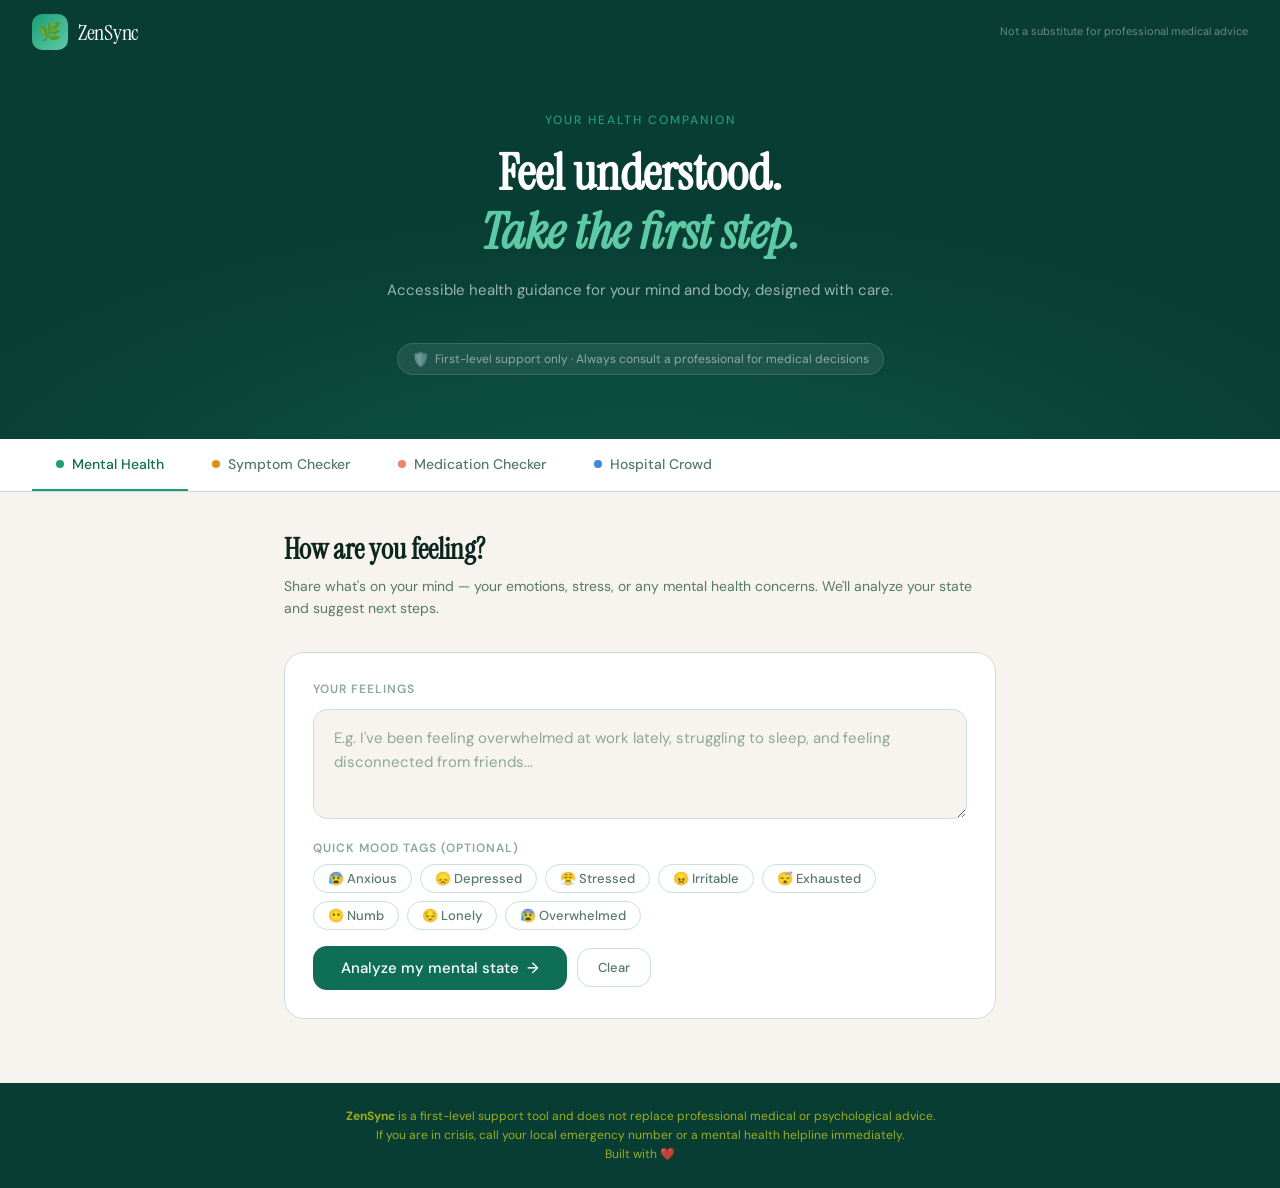
<file: index.html>
<!DOCTYPE html>
<html lang="en">
<head>
<meta charset="UTF-8"/>
<meta name="viewport" content="width=device-width, initial-scale=1.0"/>
<title>ZenSync</title>
<link rel="preconnect" href="https://fonts.googleapis.com"/>
<link href="https://fonts.googleapis.com/css2?family=Instrument+Serif:ital@0;1&family=DM+Sans:wght@300;400;500;600&display=swap" rel="stylesheet"/>
<style>
*{box-sizing:border-box;margin:0;padding:0}
:root{
  --teal-deep:#083D33;
  --teal-mid:#0F6E56;
  --teal-bright:#1D9E75;
  --teal-light:#E1F5EE;
  --teal-pale:#F0FAF6;
  --cream:#F7F3EE;
  --cream-dark:#EDE9E1;
  --text-dark:#0D2620;
  --text-mid:#2E5044;
  --text-soft:#557A6A;
  --text-muted:#8BA89A;
  --white:#FFFFFF;
  --coral:#E8856A;
  --coral-light:#FAEDE8;
  --amber:#D4960A;
  --amber-light:#FEF7E0;
  --border:#C8E0D8;
  --radius-sm:8px;
  --radius-md:14px;
  --radius-lg:20px;
  --radius-xl:28px;
}
body{
  font-family:'DM Sans',sans-serif;
  background:var(--cream);
  color:var(--text-dark);
  min-height:100vh;
  display:flex;
  flex-direction:column;
}

/* ── HEADER ── */
header{
  background:var(--teal-deep);
  padding:0 2rem;
  display:flex;
  align-items:center;
  justify-content:space-between;
  height:64px;
  position:sticky;
  top:0;
  z-index:100;
}
.logo{
  display:flex;
  align-items:center;
  gap:10px;
}
.logo-icon{
  width:36px;height:36px;
  background:linear-gradient(135deg,var(--teal-bright),#5DCAA5);
  border-radius:10px;
  display:flex;align-items:center;justify-content:center;
  font-size:18px;
}
.logo-text{
  font-family:'Instrument Serif',serif;
  font-size:22px;
  color:var(--white);
  letter-spacing:-0.3px;
}
.logo-tag{
  font-size:11px;
  color:rgba(255,255,255,0.5);
  margin-left:4px;
  letter-spacing:0.5px;
  text-transform:uppercase;
}
.header-disclaimer{
  font-size:11px;
  color:rgba(255,255,255,0.4);
  max-width:300px;
  text-align:right;
  line-height:1.4;
}

/* ── HERO ── */
.hero{
  background:var(--teal-deep);
  padding:3rem 2rem 4rem;
  text-align:center;
  position:relative;
  overflow:hidden;
}
.hero::before{
  content:'';
  position:absolute;inset:0;
  background:radial-gradient(ellipse 60% 80% at 50% 120%,rgba(29,158,117,0.25),transparent);
}
.hero-eyebrow{
  font-size:12px;
  font-weight:500;
  letter-spacing:2px;
  text-transform:uppercase;
  color:var(--teal-bright);
  margin-bottom:1rem;
}
.hero-title{
  font-family:'Instrument Serif',serif;
  font-size:clamp(2rem,4vw,3.2rem);
  color:var(--white);
  line-height:1.15;
  margin-bottom:1rem;
  position:relative;
}
.hero-title em{
  font-style:italic;
  color:#5DCAA5;
}
.hero-sub{
  font-size:15px;
  color:rgba(255,255,255,0.6);
  max-width:520px;
  margin:0 auto 2.5rem;
  line-height:1.7;
  position:relative;
}
.disclaimer-badge{
  display:inline-flex;align-items:center;gap:6px;
  background:rgba(255,255,255,0.08);
  border:1px solid rgba(255,255,255,0.12);
  border-radius:100px;
  padding:6px 14px;
  font-size:12px;
  color:rgba(255,255,255,0.5);
  position:relative;
}
.disclaimer-badge span{font-size:14px;}

/* ── NAV TABS ── */
.nav-tabs{
  background:var(--white);
  border-bottom:1px solid var(--border);
  padding:0 2rem;
  display:flex;
  gap:0;
  position:sticky;
  top:64px;
  z-index:90;
  overflow-x:auto;
}
.nav-tab{
  padding:0 1.5rem;
  height:52px;
  display:flex;align-items:center;gap:8px;
  font-size:14px;
  font-weight:500;
  color:var(--text-soft);
  cursor:pointer;
  border:none;
  background:none;
  border-bottom:2.5px solid transparent;
  white-space:nowrap;
  transition:all 0.2s;
  font-family:'DM Sans',sans-serif;
}
.nav-tab:hover{color:var(--teal-mid);}
.nav-tab.active{
  color:var(--teal-mid);
  border-bottom-color:var(--teal-bright);
}
.tab-dot{
  width:8px;height:8px;
  border-radius:50%;
  display:inline-block;
}

/* ── MAIN CONTENT ── */
.main{
  flex:1;
  max-width:760px;
  width:100%;
  margin:0 auto;
  padding:2.5rem 1.5rem;
}

/* ── SECTIONS ── */
.section{display:none;}
.section.active{display:block;}

.section-header{margin-bottom:2rem;}
.section-title{
  font-family:'Instrument Serif',serif;
  font-size:1.8rem;
  color:var(--text-dark);
  line-height:1.2;
  margin-bottom:0.5rem;
}
.section-desc{
  font-size:14px;
  color:var(--text-soft);
  line-height:1.6;
}

/* ── CARDS ── */
.card{
  background:var(--white);
  border-radius:var(--radius-lg);
  border:1px solid var(--border);
  padding:1.75rem;
  margin-bottom:1.5rem;
}
.card-label{
  font-size:12px;
  font-weight:600;
  letter-spacing:1px;
  text-transform:uppercase;
  color:var(--text-muted);
  margin-bottom:0.75rem;
}

/* ── INPUTS ── */
textarea{
  width:100%;
  font-family:'DM Sans',sans-serif;
  font-size:15px;
  color:var(--text-dark);
  background:var(--cream);
  border:1.5px solid var(--border);
  border-radius:var(--radius-md);
  padding:1rem 1.25rem;
  resize:vertical;
  min-height:110px;
  transition:border-color 0.2s;
  line-height:1.6;
}
textarea:focus{
  outline:none;
  border-color:var(--teal-bright);
  background:var(--white);
}
textarea::placeholder{color:var(--text-muted);}
input[type=text]{
  width:100%;
  font-family:'DM Sans',sans-serif;
  font-size:15px;
  color:var(--text-dark);
  background:var(--cream);
  border:1.5px solid var(--border);
  border-radius:var(--radius-md);
  padding:0.75rem 1.25rem;
  transition:border-color 0.2s;
}
input[type=text]:focus{
  outline:none;
  border-color:var(--teal-bright);
  background:var(--white);
}
input[type=text]::placeholder{color:var(--text-muted);}

/* ── BUTTONS ── */
.btn-primary{
  display:inline-flex;align-items:center;gap:8px;
  background:var(--teal-mid);
  color:var(--white);
  border:none;
  border-radius:var(--radius-md);
  padding:0.75rem 1.75rem;
  font-family:'DM Sans',sans-serif;
  font-size:15px;
  font-weight:500;
  cursor:pointer;
  transition:background 0.2s,transform 0.1s;
}
.btn-primary:hover{background:var(--teal-deep);}
.btn-primary:active{transform:scale(0.98);}
.btn-primary:disabled{
  background:var(--text-muted);
  cursor:not-allowed;
  transform:none;
}
.btn-ghost{
  display:inline-flex;align-items:center;gap:6px;
  background:none;
  color:var(--text-soft);
  border:1.5px solid var(--border);
  border-radius:var(--radius-md);
  padding:0.6rem 1.25rem;
  font-family:'DM Sans',sans-serif;
  font-size:13px;
  font-weight:500;
  cursor:pointer;
  transition:all 0.2s;
}
.btn-ghost:hover{border-color:var(--teal-bright);color:var(--teal-mid);}
.btn-row{display:flex;gap:10px;align-items:center;flex-wrap:wrap;margin-top:1rem;}

/* ── CHIPS ── */
.chips{display:flex;flex-wrap:wrap;gap:8px;margin-bottom:1rem;}
.chip{
  padding:5px 14px;
  border-radius:100px;
  font-size:13px;
  font-weight:500;
  cursor:pointer;
  border:1.5px solid var(--border);
  background:var(--white);
  color:var(--text-soft);
  transition:all 0.15s;
}
.chip:hover,.chip.selected{
  background:var(--teal-light);
  border-color:var(--teal-bright);
  color:var(--teal-deep);
}

/* ── RESULT AREAS ── */
.result-box{
  background:var(--teal-pale);
  border:1px solid #C0E8D6;
  border-radius:var(--radius-lg);
  padding:1.75rem;
  margin-top:1.5rem;
  display:none;
}
.result-box.visible{display:block;}
.result-box.error-box{
  background:var(--coral-light);
  border-color:#F5C4B3;
}

/* ── STRESS SCORE WIDGET ── */
.score-row{
  display:flex;align-items:center;gap:1.5rem;
  margin-bottom:1.5rem;
  padding-bottom:1.5rem;
  border-bottom:1px solid #C0E8D6;
  flex-wrap:wrap;
}
.score-circle{
  width:84px;height:84px;
  border-radius:50%;
  border:4px solid;
  display:flex;flex-direction:column;
  align-items:center;justify-content:center;
  flex-shrink:0;
}
.score-num{font-size:26px;font-weight:600;line-height:1;}
.score-label{font-size:10px;text-transform:uppercase;letter-spacing:1px;margin-top:2px;}
.score-info h3{
  font-family:'Instrument Serif',serif;
  font-size:1.3rem;
  margin-bottom:4px;
}
.score-info p{font-size:14px;color:var(--text-soft);line-height:1.5;}

/* ── RESULT SECTIONS ── */
.res-section{margin-bottom:1.25rem;}
.res-section-title{
  font-size:12px;
  font-weight:600;
  letter-spacing:1px;
  text-transform:uppercase;
  color:var(--teal-mid);
  margin-bottom:0.6rem;
  display:flex;align-items:center;gap:6px;
}
.res-section-title .icon{font-size:14px;}
.res-body{
  font-size:14px;
  line-height:1.75;
  color:var(--text-dark);
}
.res-list{
  list-style:none;
  padding:0;
}
.res-list li{
  padding:6px 0 6px 1.25rem;
  font-size:14px;
  line-height:1.55;
  color:var(--text-dark);
  border-bottom:1px solid rgba(0,0,0,0.05);
  position:relative;
}
.res-list li:last-child{border-bottom:none;}
.res-list li::before{
  content:'';
  position:absolute;left:0;top:14px;
  width:6px;height:6px;
  border-radius:50%;
  background:var(--teal-bright);
}

/* ── THERAPIST CARDS ── */
.therapist-grid{
  display:grid;
  grid-template-columns:repeat(auto-fill,minmax(200px,1fr));
  gap:12px;
  margin-top:8px;
}
.therapist-card{
  background:var(--white);
  border-radius:var(--radius-md);
  border:1px solid var(--border);
  padding:1rem;
}
.therapist-card .t-name{
  font-weight:600;
  font-size:14px;
  margin-bottom:4px;
  color:var(--text-dark);
}
.therapist-card .t-spec{
  font-size:12px;
  color:var(--teal-mid);
  margin-bottom:8px;
}
.therapist-card .t-info{
  font-size:12px;
  color:var(--text-soft);
  line-height:1.5;
}

/* ── LOADING ── */
.loader{
  display:none;
  align-items:center;gap:12px;
  padding:1.25rem 0;
  color:var(--text-soft);
  font-size:14px;
}
.loader.visible{display:flex;}
.loader-dots{display:flex;gap:5px;}
.loader-dots span{
  width:7px;height:7px;
  border-radius:50%;
  background:var(--teal-bright);
  animation:bounce 1.2s ease-in-out infinite;
}
.loader-dots span:nth-child(2){animation-delay:0.2s;}
.loader-dots span:nth-child(3){animation-delay:0.4s;}
@keyframes bounce{
  0%,80%,100%{transform:scale(0.6);opacity:0.5;}
  40%{transform:scale(1);opacity:1;}
}

/* ── SEVERITY CHIPS ── */
.severity-row{display:flex;gap:8px;margin-top:1rem;flex-wrap:wrap;}
.sev-chip{
  padding:6px 16px;
  border-radius:100px;
  font-size:12px;
  font-weight:500;
  cursor:pointer;
  border:1.5px solid;
  transition:all 0.15s;
}
.sev-mild{border-color:#C0E8D6;color:#0F6E56;background:var(--teal-light);}
.sev-moderate{border-color:#FAC775;color:#633806;background:#FAEEDA;}
.sev-severe{border-color:#F0997B;color:#712B13;background:#FAECE7;}
.sev-chip.selected{box-shadow:0 0 0 2px currentColor;}

/* ── MEDS INPUT ROW ── */
.med-input-row{display:flex;gap:8px;margin-bottom:10px;}
.med-input-row input{flex:1;}
.btn-add{
  padding:0 1rem;
  height:44px;
  border-radius:var(--radius-md);
  background:var(--teal-light);
  color:var(--teal-mid);
  border:1.5px solid var(--teal-bright);
  font-size:20px;font-weight:300;
  cursor:pointer;
  transition:all 0.15s;
  flex-shrink:0;
}
.btn-add:hover{background:var(--teal-bright);color:var(--white);}
.med-tags{display:flex;flex-wrap:wrap;gap:6px;min-height:32px;}
.med-tag{
  display:inline-flex;align-items:center;gap:6px;
  padding:4px 12px;
  border-radius:100px;
  background:var(--teal-light);
  color:var(--teal-deep);
  font-size:13px;font-weight:500;
  border:1px solid var(--teal-bright);
}
.med-tag button{
  background:none;border:none;color:var(--teal-mid);
  cursor:pointer;font-size:16px;line-height:1;padding:0;
}

/* ── EMPTY STATE ── */
.empty-state{
  text-align:center;padding:3rem 1rem;
  color:var(--text-muted);
}
.empty-icon{font-size:40px;margin-bottom:1rem;opacity:0.5;}
.empty-state p{font-size:14px;line-height:1.6;}

/* ── FOOTER ── */
footer{
  background:var(--teal-deep);
  padding:1.5rem 2rem;
  text-align:center;
  color:rgba(255,255,255,0.35);
  font-size:12px;
  line-height:1.6;
}
footer a{color:rgba(255,255,255,0.5);text-decoration:none;}

/* ── HOSPITAL CROWD CHECKER ── */
.hosp-search-row{
  display:flex;gap:8px;align-items:stretch;
  margin-bottom:0.75rem;
}
.hosp-search-row input{flex:1;}
.btn-locate{
  padding:0 1rem;
  height:44px;
  border-radius:var(--radius-md);
  background:var(--teal-light);
  color:var(--teal-mid);
  border:1.5px solid var(--teal-bright);
  font-size:13px;font-weight:500;
  cursor:pointer;
  white-space:nowrap;
  transition:all 0.15s;
  font-family:'DM Sans',sans-serif;
  flex-shrink:0;
  display:flex;align-items:center;gap:5px;
}
.btn-locate:hover{background:var(--teal-bright);color:var(--white);}
.hosp-radius-row{
  display:flex;align-items:center;gap:10px;
  margin-bottom:1rem;
  font-size:13px;color:var(--text-soft);
}
.hosp-radius-row select{
  font-family:'DM Sans',sans-serif;
  font-size:13px;
  color:var(--text-dark);
  background:var(--cream);
  border:1.5px solid var(--border);
  border-radius:var(--radius-sm);
  padding:4px 10px;
  cursor:pointer;
}
.hosp-meta-bar{
  display:flex;justify-content:space-between;align-items:center;
  margin-bottom:1rem;
  font-size:12px;color:var(--text-muted);
}
.hosp-grid{
  display:flex;flex-direction:column;gap:12px;
}
.hosp-card{
  background:var(--white);
  border-radius:var(--radius-lg);
  border:1px solid var(--border);
  padding:1.25rem 1.5rem;
  display:grid;
  grid-template-columns:1fr auto;
  gap:0.75rem 1rem;
  align-items:start;
  transition:border-color 0.2s;
}
.hosp-card:hover{border-color:var(--teal-bright);}
.hosp-name{
  font-weight:600;font-size:15px;
  color:var(--text-dark);
  margin-bottom:3px;
  line-height:1.3;
}
.hosp-address{
  font-size:12px;color:var(--text-soft);
  line-height:1.5;
}
.hosp-distance{
  font-size:11px;color:var(--teal-mid);
  font-weight:500;margin-top:4px;
}
.hosp-right{
  display:flex;flex-direction:column;align-items:flex-end;gap:6px;
}
.crowd-badge{
  display:inline-flex;align-items:center;gap:5px;
  padding:4px 12px;border-radius:100px;
  font-size:12px;font-weight:700;
  border:1.5px solid;
}
.crowd-low{color:#0F6E56;background:#E1F5EE;border-color:#5DCAA5;}
.crowd-medium{color:#633806;background:#FAEEDA;border-color:#FAC775;}
.crowd-high{color:#712B13;background:#FAECE7;border-color:#F0997B;}
.wait-label{font-size:12px;color:var(--text-muted);text-align:right;}
.wait-time{font-size:16px;font-weight:600;color:var(--text-dark);line-height:1;}
.crowd-bar-wrap{
  grid-column:1/-1;
  display:flex;align-items:center;gap:8px;
}
.crowd-bar-track{
  flex:1;height:5px;
  background:var(--cream-dark);
  border-radius:100px;overflow:hidden;
}
.crowd-bar-fill{
  height:100%;border-radius:100px;
  transition:width 0.6s ease;
}
.crowd-bar-pct{
  font-size:11px;color:var(--text-muted);
  min-width:32px;text-align:right;
}
.hosp-type-tag{
  font-size:10px;font-weight:600;letter-spacing:0.5px;
  text-transform:uppercase;
  color:var(--text-muted);margin-top:2px;
}
.hosp-peek-time{
  font-size:11px;color:var(--text-soft);
  margin-top:2px;text-align:right;
}
.time-context-bar{
  display:flex;align-items:center;gap:8px;
  background:var(--teal-pale);
  border:1px solid #C0E8D6;
  border-radius:var(--radius-md);
  padding:0.75rem 1rem;
  margin-bottom:1.25rem;
  font-size:13px;color:var(--text-mid);
}
.time-context-bar strong{color:var(--teal-deep);}
.hosp-empty{
  text-align:center;padding:2.5rem 1rem;
  color:var(--text-muted);font-size:14px;line-height:1.7;
}
.btn-refresh{
  display:inline-flex;align-items:center;gap:6px;
  background:none;
  color:var(--teal-mid);
  border:1.5px solid var(--teal-bright);
  border-radius:var(--radius-md);
  padding:0.6rem 1.25rem;
  font-family:'DM Sans',sans-serif;
  font-size:13px;font-weight:500;
  cursor:pointer;
  transition:all 0.2s;
}
.btn-refresh:hover{background:var(--teal-light);}
.btn-refresh.spinning svg{animation:spin 1s linear infinite;}
@keyframes spin{to{transform:rotate(360deg);}}

/* ── RESPONSIVE ── */
@media(max-width:640px){
  .hero{padding:2rem 1rem 3rem;}
  .nav-tabs{padding:0 0.5rem;}
  .nav-tab{padding:0 0.75rem;}
  .main{padding:1.5rem 1rem;}
  .score-row{flex-direction:column;text-align:center;}
  .hosp-card{grid-template-columns:1fr;}
  .hosp-right{align-items:flex-start;flex-direction:row;gap:12px;}
}
</style>
</head>
<body>

<header>
  <div class="logo">
    <div class="logo-icon">🌿</div>
    <div>
      <span class="logo-text">ZenSync</span>
    </div>
  </div>
  <div class="header-disclaimer">Not a substitute for professional medical advice</div>
</header>

<div class="hero">
  <p class="hero-eyebrow">Your Health Companion</p>
  <h1 class="hero-title">Feel understood.<br/><em>Take the first step.</em></h1>
  <p class="hero-sub">Accessible health guidance for your mind and body, designed with care.</p>
  <div class="disclaimer-badge">
    <span>🛡️</span> First-level support only · Always consult a professional for medical decisions
  </div>
</div>

<nav class="nav-tabs">
  <button class="nav-tab active" onclick="switchTab('mental')">
    <span class="tab-dot" style="background:#1D9E75;"></span>
    Mental Health
  </button>
  <button class="nav-tab" onclick="switchTab('symptoms')">
    <span class="tab-dot" style="background:#D4960A;"></span>
    Symptom Checker
  </button>
  <button class="nav-tab" onclick="switchTab('meds')">
    <span class="tab-dot" style="background:#E8856A;"></span>
    Medication Checker
  </button>
  <button class="nav-tab" onclick="switchTab('hospitals')">
    <span class="tab-dot" style="background:#378ADD;"></span>
    Hospital Crowd
  </button>
</nav>

<!-- ── API KEY BANNER ── -->
<main class="main">

  <!-- ──── MENTAL HEALTH SECTION ──── -->
  <section class="section active" id="sec-mental">
    <div class="section-header">
      <h2 class="section-title">How are you feeling?</h2>
      <p class="section-desc">Share what's on your mind — your emotions, stress, or any mental health concerns. We'll analyze your state and suggest next steps.</p>
    </div>

    <div class="card">
      <div class="card-label">Your feelings</div>
      <textarea id="mental-input" placeholder="E.g. I've been feeling overwhelmed at work lately, struggling to sleep, and feeling disconnected from friends..."></textarea>

      <div style="margin-top:1rem;">
        <div class="card-label" style="margin-bottom:0.5rem;">Quick mood tags (optional)</div>
        <div class="chips">
          <span class="chip" onclick="toggleChip(this,'mental')">😰 Anxious</span>
          <span class="chip" onclick="toggleChip(this,'mental')">😞 Depressed</span>
          <span class="chip" onclick="toggleChip(this,'mental')">😤 Stressed</span>
          <span class="chip" onclick="toggleChip(this,'mental')">😠 Irritable</span>
          <span class="chip" onclick="toggleChip(this,'mental')">😴 Exhausted</span>
          <span class="chip" onclick="toggleChip(this,'mental')">😶 Numb</span>
          <span class="chip" onclick="toggleChip(this,'mental')">😔 Lonely</span>
          <span class="chip" onclick="toggleChip(this,'mental')">😰 Overwhelmed</span>
        </div>
      </div>

      <div class="btn-row">
        <button class="btn-primary" onclick="runMental()">
          Analyze my mental state
          <span>→</span>
        </button>
        <button class="btn-ghost" onclick="clearSection('mental')">Clear</button>
      </div>
    </div>

    <div class="loader" id="mental-loader">
      <div class="loader-dots"><span></span><span></span><span></span></div>
      <span>Analyzing your emotional state…</span>
    </div>

    <div class="result-box" id="mental-result"></div>
  </section>

  <!-- ──── SYMPTOMS SECTION ──── -->
  <section class="section" id="sec-symptoms">
    <div class="section-header">
      <h2 class="section-title">What symptoms are you experiencing?</h2>
      <p class="section-desc">Describe your physical symptoms in plain language. We'll provide possible explanations and guidance on what to do next.</p>
    </div>

    <div class="card">
      <div class="card-label">Describe your symptoms</div>
      <textarea id="symptom-input" placeholder="E.g. I've had a throbbing headache for 2 days, mild fever, and my neck feels stiff when I move it..."></textarea>

      <div style="margin-top:1rem;">
        <div class="card-label" style="margin-bottom:0.5rem;">Severity</div>
        <div class="severity-row">
          <span class="sev-chip sev-mild" onclick="setSeverity('mild',this)">Mild — manageable</span>
          <span class="sev-chip sev-moderate" onclick="setSeverity('moderate',this)">Moderate — affecting daily life</span>
          <span class="sev-chip sev-severe" onclick="setSeverity('severe',this)">Severe — very uncomfortable</span>
        </div>
      </div>

      <div style="margin-top:1rem;">
        <div class="card-label" style="margin-bottom:0.5rem;">Duration</div>
        <div class="chips" id="duration-chips">
          <span class="chip" onclick="toggleDuration(this)">Today</span>
          <span class="chip" onclick="toggleDuration(this)">2–3 days</span>
          <span class="chip" onclick="toggleDuration(this)">1 week</span>
          <span class="chip" onclick="toggleDuration(this)">2+ weeks</span>
          <span class="chip" onclick="toggleDuration(this)">Chronic / recurring</span>
        </div>
      </div>

      <div class="btn-row">
        <button class="btn-primary" onclick="runSymptoms()">
          Check symptoms
          <span>→</span>
        </button>
        <button class="btn-ghost" onclick="clearSection('symptoms')">Clear</button>
      </div>
    </div>

    <div class="loader" id="symptoms-loader">
      <div class="loader-dots"><span></span><span></span><span></span></div>
      <span>Analyzing symptoms…</span>
    </div>

    <div class="result-box" id="symptoms-result"></div>
  </section>

  <!-- ──── MEDICATIONS SECTION ──── -->
  <section class="section" id="sec-meds">
    <div class="section-header">
      <h2 class="section-title">Medication checker</h2>
      <p class="section-desc">Enter one or more medications to learn about their side effects, warnings, and any potential interactions between them.</p>
    </div>

    <div class="card">
      <div class="card-label">Add medications</div>
      <div class="med-input-row">
        <input type="text" id="med-input-field" placeholder="E.g. Ibuprofen, Metformin, Lisinopril…" onkeydown="if(event.key==='Enter')addMed()"/>
        <button class="btn-add" onclick="addMed()">+</button>
      </div>
      <div class="med-tags" id="med-tags">
        <span style="font-size:13px;color:var(--text-muted);padding:4px 0;">No medications added yet</span>
      </div>

      <div style="margin-top:1.25rem;">
        <div class="card-label" style="margin-bottom:0.5rem;">Additional context (optional)</div>
        <textarea id="med-context" style="min-height:75px;" placeholder="E.g. I'm 65 years old, diabetic, and currently pregnant…"></textarea>
      </div>

      <div class="btn-row">
        <button class="btn-primary" onclick="runMeds()">
          Check medications
          <span>→</span>
        </button>
        <button class="btn-ghost" onclick="clearSection('meds')">Clear all</button>
      </div>
    </div>

    <div class="loader" id="meds-loader">
      <div class="loader-dots"><span></span><span></span><span></span></div>
      <span>Checking interactions &amp; side effects…</span>
    </div>

    <div class="result-box" id="meds-result"></div>
  </section>

  <!-- ──── HOSPITAL CROWD CHECKER SECTION ──── -->
  <!-- DATA: OpenStreetMap Overpass API (free, no key) + Nominatim geocoding (free, no key) -->
  <!-- Crowd levels are simulated using time-of-day + day-of-week + per-hospital deterministic noise -->
  <section class="section" id="sec-hospitals">
    <div class="section-header">
      <h2 class="section-title">Hospital crowd levels</h2>
      <p class="section-desc">Find nearby hospitals and see estimated crowd levels and wait times based on real location data and time-of-day patterns.</p>
    </div>

    <div class="card">
      <div class="card-label">Your location</div>
      <div class="hosp-search-row">
        <input type="text" id="hosp-location-input" placeholder="Enter city, address, or postcode — e.g. Mumbai, India"/>
        <button class="btn-locate" onclick="useGeolocation()" title="Use my current location">
          📍 Near me
        </button>
      </div>

      <div class="hosp-radius-row">
        <span>Search radius:</span>
        <select id="hosp-radius">
          <option value="3000">3 km</option>
          <option value="5000" selected>5 km</option>
          <option value="10000">10 km</option>
          <option value="20000">20 km</option>
        </select>
        <span style="margin-left:auto;font-style:italic;font-size:12px;">Data via OpenStreetMap · No API key required</span>
      </div>

      <div class="btn-row">
        <button class="btn-primary" onclick="checkHospitals()">
          Find hospitals
          <span>→</span>
        </button>
        <button class="btn-refresh" id="hosp-refresh-btn" onclick="refreshHospitals()" style="display:none;">
          <svg width="14" height="14" viewBox="0 0 24 24" fill="none" stroke="currentColor" stroke-width="2" stroke-linecap="round" stroke-linejoin="round">
            <polyline points="23 4 23 10 17 10"></polyline>
            <path d="M20.49 15a9 9 0 1 1-2.12-9.36L23 10"></path>
          </svg>
          Refresh
        </button>
        <button class="btn-ghost" onclick="clearHospitals()">Clear</button>
      </div>
    </div>

    <div class="loader" id="hospitals-loader">
      <div class="loader-dots"><span></span><span></span><span></span></div>
      <span id="hospitals-loader-text">Locating nearby hospitals…</span>
    </div>

    <div id="hospitals-output" style="display:none;"></div>
  </section>

</main>

<footer>
  <p style="color:rgba(191, 203, 26, 0.8);"><strong>ZenSync</strong> is a first-level support tool and does not replace professional medical or psychological advice.<br/>
  If you are in crisis, call your local emergency number or a mental health helpline immediately.<br/>
  Built with ❤️</p>
</footer>

<script>
async function callClaude(systemPrompt, userMessage) {
  const res = await fetch('/api/chat', {
    method: 'POST',
    headers: {
      'Content-Type': 'application/json'
    },
    body: JSON.stringify({
      system: systemPrompt,
      user: userMessage
    })
  });

  const data = await res.json();

  if (!res.ok) {
    throw new Error(data.error || `Error ${res.status}`);
  }

  return data.result;
}
// ── STATE ──
let selectedMeds = [];
let selectedSeverity = '';
let selectedDuration = '';
let selectedMoodTags = [];

// ── TAB SWITCHING ──
function switchTab(tab) {
  document.querySelectorAll('.nav-tab').forEach(t => t.classList.remove('active'));
  document.querySelectorAll('.section').forEach(s => s.classList.remove('active'));
  event.currentTarget.classList.add('active');
  document.getElementById('sec-' + tab).classList.add('active');
}

// ── CHIP TOGGLES ──
function toggleChip(el, group) {
  el.classList.toggle('selected');
}
function setSeverity(val, el) {
  document.querySelectorAll('.sev-chip').forEach(c => c.classList.remove('selected'));
  el.classList.add('selected');
  selectedSeverity = val;
}
function toggleDuration(el) {
  document.querySelectorAll('#duration-chips .chip').forEach(c => c.classList.remove('selected'));
  el.classList.add('selected');
  selectedDuration = el.textContent.trim();
}

// ── MEDS MANAGEMENT ──
function addMed() {
  const inp = document.getElementById('med-input-field');
  const val = inp.value.trim();
  if (!val) return;
  const meds = val.split(/[,;]+/).map(m => m.trim()).filter(Boolean);
  meds.forEach(m => {
    if (m && !selectedMeds.includes(m)) selectedMeds.push(m);
  });
  inp.value = '';
  renderMedTags();
}
function removeMed(med) {
  selectedMeds = selectedMeds.filter(m => m !== med);
  renderMedTags();
}
function renderMedTags() {
  const el = document.getElementById('med-tags');
  if (!selectedMeds.length) {
    el.innerHTML = '<span style="font-size:13px;color:var(--text-muted);padding:4px 0;">No medications added yet</span>';
    return;
  }
  el.innerHTML = selectedMeds.map(m =>
    `<span class="med-tag">${m}<button onclick="removeMed('${m.replace(/'/g,"\\'")}')">×</button></span>`
  ).join('');
}

// ── CLEAR ──
function clearSection(sec) {
  if (sec === 'mental') {
    document.getElementById('mental-input').value = '';
    document.querySelectorAll('.chips .chip').forEach(c => c.classList.remove('selected'));
    hide('mental-result'); hide('mental-loader');
  } else if (sec === 'symptoms') {
    document.getElementById('symptom-input').value = '';
    document.querySelectorAll('.sev-chip').forEach(c => c.classList.remove('selected'));
    document.querySelectorAll('#duration-chips .chip').forEach(c => c.classList.remove('selected'));
    selectedSeverity = ''; selectedDuration = '';
    hide('symptoms-result'); hide('symptoms-loader');
  } else if (sec === 'meds') {
    selectedMeds = [];
    renderMedTags();
    document.getElementById('med-context').value = '';
    hide('meds-result'); hide('meds-loader');
  }
}

function show(id) { document.getElementById(id).classList.add('visible'); }
function hide(id) { document.getElementById(id).classList.remove('visible'); }
function showLoader(id) { document.getElementById(id).classList.add('visible'); }
function hideLoader(id) { document.getElementById(id).classList.remove('visible'); }

// ── AI CALL — direct Groq (free tier) ──
async function callClaude(systemPrompt, userMessage) {
  const res = await fetch('/api/chat', {
    method: 'POST',
    headers: {
      'Content-Type': 'application/json'
    },
    body: JSON.stringify({
      system: systemPrompt,
      user: userMessage
    })
  });

  const data = await res.json();

  if (!res.ok) {
    throw new Error(data.error || `Error ${res.status}`);
  }

  return data.result;
}
// ── MENTAL HEALTH ──
async function runMental() {
  const text = document.getElementById('mental-input').value.trim();
  const tags = [...document.querySelectorAll('#sec-mental .chip.selected')].map(c => c.textContent.trim()).join(', ');
  if (!text && !tags) { alert('Please describe how you are feeling first.'); return; }

  const userMsg = text + (tags ? `\n\nMood tags selected: ${tags}` : '');

  showLoader('mental-loader');
  hide('mental-result');

  const system = `You are ZenSync, a compassionate AI mental health companion. Analyze the user's emotional state and respond ONLY with a JSON object in this exact structure (no markdown, no extra text):
{
  "score": <integer 1-10 where 1=very low stress, 10=severe distress>,
  "level": "<Calm|Mild Stress|Moderate Stress|High Stress|Severe Distress>",
  "summary": "<2-3 sentence empathetic summary of their emotional state>",
  "coping": ["<strategy 1>", "<strategy 2>", "<strategy 3>", "<strategy 4>"],
  "whenToSeek": "<one sentence about when they should seek professional help>",
  "therapists": [
    {"name": "<realistic name>", "specialty": "<specialty>", "location": "<city, country>", "contact": "<phone or website>"},
    {"name": "<realistic name>", "specialty": "<specialty>", "location": "<city, country>", "contact": "<phone or website>"},
    {"name": "<realistic name>", "specialty": "<specialty>", "location": "<city, country>", "contact": "<phone or website>"}
  ],
  "hotline": "<relevant crisis hotline name and number>"
}
Make therapist suggestions realistic and geographically diverse. Be warm and non-judgmental.`;

  try {
    const raw = await callClaude(system, userMsg);
    let json;
    try {
      json = JSON.parse(raw.replace(/```json|```/g, '').trim());
    } catch {
      throw new Error('Could not parse response');
    }
    renderMentalResult(json);
  } catch (e) {
    renderError('mental-result', e.message);
  } finally {
    hideLoader('mental-loader');
  }
}

function renderMentalResult(d) {
  const scoreColors = {
    1:'#1D9E75', 2:'#1D9E75', 3:'#5DCAA5', 4:'#5DCAA5',
    5:'#D4960A', 6:'#D4960A', 7:'#E8856A', 8:'#E8856A',
    9:'#D85A30', 10:'#D85A30'
  };
  const sc = scoreColors[d.score] || '#D4960A';

  const therapistCards = (d.therapists || []).map(t => `
    <div class="therapist-card">
      <div class="t-name">${t.name}</div>
      <div class="t-spec">${t.specialty}</div>
      <div class="t-info">📍 ${t.location}<br/>📞 ${t.contact}</div>
    </div>`).join('');

  const copingList = (d.coping || []).map(c => `<li>${c}</li>`).join('');

  document.getElementById('mental-result').innerHTML = `
    <div class="score-row">
      <div class="score-circle" style="border-color:${sc};color:${sc}">
        <span class="score-num">${d.score}</span>
        <span class="score-label" style="color:${sc};opacity:0.7;">/10</span>
      </div>
      <div class="score-info">
        <h3>${d.level || 'Emotional Assessment'}</h3>
        <p>${d.summary || ''}</p>
      </div>
    </div>

    <div class="res-section">
      <div class="res-section-title"><span class="icon">🌱</span> Coping strategies</div>
      <ul class="res-list">${copingList}</ul>
    </div>

    ${d.whenToSeek ? `<div class="res-section">
      <div class="res-section-title"><span class="icon">🏥</span> When to seek help</div>
      <div class="res-body">${d.whenToSeek}</div>
    </div>` : ''}

    ${d.hotline ? `<div style="background:rgba(29,158,117,0.1);border-radius:10px;padding:0.75rem 1rem;margin-bottom:1.25rem;font-size:13px;color:var(--teal-deep);">
      <strong>Crisis Support:</strong> ${d.hotline}
    </div>` : ''}

    ${therapistCards ? `<div class="res-section">
      <div class="res-section-title"><span class="icon">👤</span> Therapist suggestions</div>
      <div class="therapist-grid">${therapistCards}</div>
    </div>` : ''}
  `;
  show('mental-result');
}

// ── SYMPTOMS ──
async function runSymptoms() {
  const text = document.getElementById('symptom-input').value.trim();
  if (!text) { alert('Please describe your symptoms first.'); return; }

  const context = `Symptoms: ${text}${selectedSeverity ? `\nSeverity: ${selectedSeverity}` : ''}${selectedDuration ? `\nDuration: ${selectedDuration}` : ''}`;

  showLoader('symptoms-loader');
  hide('symptoms-result');

  const system = `You are ZenSync, a careful AI health assistant. Analyze the described symptoms and respond ONLY with a JSON object (no markdown, no extra text):
{
  "headline": "<short reassuring headline>",
  "overview": "<2-3 sentence accessible overview of what might be happening>",
  "conditions": [
    {"name": "<condition name>", "likelihood": "<Common|Possible|Less likely>", "description": "<1-2 sentences>"},
    {"name": "<condition name>", "likelihood": "<Common|Possible|Less likely>", "description": "<1-2 sentences>"},
    {"name": "<condition name>", "likelihood": "<Common|Possible|Less likely>", "description": "<1-2 sentences>"}
  ],
  "redFlags": ["<warning sign 1>", "<warning sign 2>"],
  "selfCare": ["<self-care tip 1>", "<self-care tip 2>", "<self-care tip 3>"],
  "urgency": "<See a doctor within: Today|2-3 days|This week|If no improvement|Emergency — seek care now>",
  "urgencyReason": "<brief reason for urgency recommendation>"
}
Be clear that this is not a diagnosis. Be compassionate and clear.`;

  try {
    const raw = await callClaude(system, context);
    let json;
    try { json = JSON.parse(raw.replace(/```json|```/g, '').trim()); }
    catch { throw new Error('Could not parse response'); }
    renderSymptomsResult(json);
  } catch (e) {
    renderError('symptoms-result', e.message);
  } finally {
    hideLoader('symptoms-loader');
  }
}

function renderSymptomsResult(d) {
  const urgencyColors = {
    'Emergency — seek care now': '#D85A30',
    'Today': '#D85A30',
    '2-3 days': '#D4960A',
    'This week': '#D4960A',
    'If no improvement': '#1D9E75'
  };
  const urgencyKey = Object.keys(urgencyColors).find(k => (d.urgency||'').includes(k.split(' ')[0]));
  const urgencyColor = urgencyColors[urgencyKey] || '#D4960A';

  const likelihoodColor = {
    'Common': 'var(--teal-mid)',
    'Possible': '#D4960A',
    'Less likely': 'var(--text-muted)'
  };

  const conditionCards = (d.conditions || []).map(c => `
    <li style="display:flex;gap:12px;padding:10px 0;border-bottom:1px solid rgba(0,0,0,0.06);">
      <span style="font-size:12px;font-weight:600;color:${likelihoodColor[c.likelihood]||'var(--text-soft)'};white-space:nowrap;padding-top:1px;">${c.likelihood}</span>
      <div>
        <div style="font-weight:600;font-size:14px;margin-bottom:2px;">${c.name}</div>
        <div style="font-size:13px;color:var(--text-soft);line-height:1.5;">${c.description}</div>
      </div>
    </li>`).join('');

  const selfCareList = (d.selfCare || []).map(s => `<li>${s}</li>`).join('');
  const redFlagList = (d.redFlags || []).map(r => `<li style="color:#993C1D;">${r}</li>`).join('');

  document.getElementById('symptoms-result').innerHTML = `
    <div style="border-bottom:1px solid #C0E8D6;padding-bottom:1.25rem;margin-bottom:1.25rem;">
      <h3 style="font-family:'Instrument Serif',serif;font-size:1.25rem;margin-bottom:6px;">${d.headline || 'Symptom Analysis'}</h3>
      <p style="font-size:14px;line-height:1.7;color:var(--text-dark);">${d.overview || ''}</p>
    </div>

    <div style="display:inline-flex;align-items:center;gap:8px;background:${urgencyColor}15;border:1px solid ${urgencyColor}40;border-radius:100px;padding:6px 16px;margin-bottom:1.25rem;">
      <span style="width:8px;height:8px;border-radius:50%;background:${urgencyColor};display:inline-block;"></span>
      <span style="font-size:13px;font-weight:600;color:${urgencyColor};">${d.urgency}</span>
      ${d.urgencyReason ? `<span style="font-size:12px;color:var(--text-soft);">· ${d.urgencyReason}</span>` : ''}
    </div>

    <div class="res-section">
      <div class="res-section-title"><span class="icon">🔍</span> Possible conditions</div>
      <ul style="list-style:none;padding:0;">${conditionCards}</ul>
    </div>

    ${redFlagList ? `<div class="res-section">
      <div class="res-section-title" style="color:#993C1D;"><span class="icon">⚠️</span> Warning signs — seek help if you notice</div>
      <ul class="res-list" style="--list-color:#993C1D;">${redFlagList}</ul>
    </div>` : ''}

    <div class="res-section">
      <div class="res-section-title"><span class="icon">💊</span> Self-care tips</div>
      <ul class="res-list">${selfCareList}</ul>
    </div>

    <p style="font-size:12px;color:var(--text-muted);margin-top:0.5rem;padding-top:1rem;border-top:1px solid #C0E8D6;">
      ⚕️ This is not a medical diagnosis. These suggestions are for informational purposes only. Always consult a healthcare professional.
    </p>
  `;
  show('symptoms-result');
}

// ── MEDICATIONS ──
async function runMeds() {
  if (!selectedMeds.length) { alert('Please add at least one medication.'); return; }

  const context = `Medications: ${selectedMeds.join(', ')}${
    document.getElementById('med-context').value.trim()
      ? '\n\nPatient context: ' + document.getElementById('med-context').value.trim()
      : ''}`;

  showLoader('meds-loader');
  hide('meds-result');

  const system = `You are ZenSync, a careful AI medication information assistant. Analyze the given medications and respond ONLY with a JSON object (no markdown, no extra text):
{
  "summary": "<brief summary of what these medications are for>",
  "medications": [
    {
      "name": "<medication name>",
      "category": "<drug class>",
      "commonUses": "<what it's used for>",
      "sideEffects": ["<effect 1>", "<effect 2>", "<effect 3>"],
      "warnings": "<key warning in 1-2 sentences>"
    }
  ],
  "interactions": [
    {"pair": "<Med A + Med B>", "severity": "<Mild|Moderate|Serious>", "description": "<what happens and why it matters>"}
  ],
  "generalAdvice": ["<advice 1>", "<advice 2>", "<advice 3>"],
  "consultDoctor": "<one sentence on when to urgently consult a doctor>"
}
If only one medication, interactions array can be empty. Be factual, accessible, and cautious.`;

  try {
    const raw = await callClaude(system, context);
    let json;
    try { json = JSON.parse(raw.replace(/```json|```/g, '').trim()); }
    catch { throw new Error('Could not parse response'); }
    renderMedsResult(json);
  } catch (e) {
    renderError('meds-result', e.message);
  } finally {
    hideLoader('meds-loader');
  }
}

function renderMedsResult(d) {
  const sevColor = { 'Mild':'#1D9E75', 'Moderate':'#D4960A', 'Serious':'#D85A30' };

  const medCards = (d.medications || []).map(m => `
    <div style="background:var(--white);border-radius:var(--radius-md);border:1px solid var(--border);padding:1.25rem;margin-bottom:10px;">
      <div style="display:flex;justify-content:space-between;align-items:baseline;margin-bottom:6px;">
        <div style="font-weight:600;font-size:15px;">${m.name}</div>
        <div style="font-size:11px;color:var(--teal-mid);background:var(--teal-light);padding:2px 10px;border-radius:100px;">${m.category}</div>
      </div>
      <div style="font-size:13px;color:var(--text-soft);margin-bottom:10px;">${m.commonUses}</div>
      <div style="font-size:12px;font-weight:600;color:var(--text-muted);text-transform:uppercase;letter-spacing:0.5px;margin-bottom:5px;">Side effects</div>
      <div style="display:flex;flex-wrap:wrap;gap:5px;margin-bottom:10px;">
        ${(m.sideEffects||[]).map(se => `<span style="font-size:12px;background:#F0FAF6;color:var(--teal-deep);padding:3px 10px;border-radius:100px;border:1px solid #C0E8D6;">${se}</span>`).join('')}
      </div>
      ${m.warnings ? `<div style="font-size:13px;color:#712B13;background:#FAECE7;border-radius:8px;padding:8px 12px;">⚠️ ${m.warnings}</div>` : ''}
    </div>`).join('');

  const interCards = (d.interactions || []).map(i => `
    <div style="display:flex;gap:12px;padding:10px 0;border-bottom:1px solid rgba(0,0,0,0.06);">
      <span style="font-size:12px;font-weight:700;color:${sevColor[i.severity]||'#D4960A'};white-space:nowrap;padding-top:1px;">${i.severity}</span>
      <div>
        <div style="font-weight:600;font-size:13px;margin-bottom:2px;">${i.pair}</div>
        <div style="font-size:13px;color:var(--text-soft);line-height:1.5;">${i.description}</div>
      </div>
    </div>`).join('');

  const adviceList = (d.generalAdvice || []).map(a => `<li>${a}</li>`).join('');

  document.getElementById('meds-result').innerHTML = `
    ${d.summary ? `<p style="font-size:14px;line-height:1.7;margin-bottom:1.25rem;padding-bottom:1.25rem;border-bottom:1px solid #C0E8D6;">${d.summary}</p>` : ''}

    <div class="res-section">
      <div class="res-section-title"><span class="icon">💊</span> Medication details</div>
      ${medCards}
    </div>

    ${interCards ? `<div class="res-section">
      <div class="res-section-title"><span class="icon">⚡</span> Potential interactions</div>
      <div>${interCards}</div>
    </div>` : `<div style="font-size:13px;color:var(--text-soft);margin-bottom:1.25rem;padding:0.75rem 1rem;background:var(--teal-light);border-radius:10px;">✓ No known interactions found between the listed medications.</div>`}

    <div class="res-section">
      <div class="res-section-title"><span class="icon">📋</span> General advice</div>
      <ul class="res-list">${adviceList}</ul>
    </div>

    ${d.consultDoctor ? `<div style="font-size:13px;background:#FAECE7;border-radius:10px;padding:0.75rem 1rem;color:#712B13;margin-top:0.5rem;">
      🏥 ${d.consultDoctor}
    </div>` : ''}

    <p style="font-size:12px;color:var(--text-muted);margin-top:1rem;padding-top:1rem;border-top:1px solid #C0E8D6;">
      ⚕️ This is not medical advice. Always consult your pharmacist or doctor before making medication decisions.
    </p>
  `;
  show('meds-result');
}


// ═══════════════════════════════════════════════
// HOSPITAL CROWD CHECKER
// Data: OpenStreetMap Overpass API (no API key)
//       Nominatim geocoding (no API key)
// Crowd: Simulated via time-of-day + deterministic hash per hospital
// ═══════════════════════════════════════════════

let lastHospitalCoords = null; // { lat, lon } — cached for refresh

// ── GEOLOCATION ──
function useGeolocation() {
  if (!navigator.geolocation) {
    alert('Geolocation is not supported by your browser. Please type your location.');
    return;
  }
  const btn = document.querySelector('.btn-locate');
  btn.textContent = '⏳ Locating…';
  btn.disabled = true;
  navigator.geolocation.getCurrentPosition(
    (pos) => {
      btn.textContent = '📍 Near me';
      btn.disabled = false;
      const { latitude: lat, longitude: lon } = pos.coords;
      lastHospitalCoords = { lat, lon };
      document.getElementById('hosp-location-input').value = `${lat.toFixed(5)}, ${lon.toFixed(5)}`;
      checkHospitals(lat, lon);
    },
    (err) => {
      btn.textContent = '📍 Near me';
      btn.disabled = false;
      alert('Could not get your location. Please type it in the box instead.');
    },
    { timeout: 10000 }
  );
}

// ── GEOCODE ADDRESS via Nominatim (OpenStreetMap, free, no key) ──
async function geocodeAddress(query) {
  // User-Agent is a forbidden browser header — identity provided via email param per Nominatim policy
  const url = `https://nominatim.openstreetmap.org/search?q=${encodeURIComponent(query)}&format=json&limit=3&addressdetails=1&accept-language=en`;
  const res = await fetch(url);
  if (!res.ok) throw new Error(`Geocoding failed (HTTP ${res.status}). Check your network.`);
  const data = await res.json();
  if (!data || !data.length) throw new Error('Location not recognised. Try a city name with country — e.g. "Thrissur, India".');
  return { lat: parseFloat(data[0].lat), lon: parseFloat(data[0].lon), displayName: data[0].display_name };
}

// ── OVERPASS API — fetch nearby hospitals via POST ──
// POST avoids URL-length limits and is the method Overpass recommends for programmatic use.
// `nwr` = node + way + relation shorthand. `out body center qt` gives coords for all element types.
async function fetchNearbyHospitals(lat, lon, radius) {
  // Cast radius to int, enforce a minimum of 5000m so sparse regions still return results
  const r = Math.max(5000, parseInt(radius));

  const query = `[out:json][timeout:30];
(
  nwr["amenity"="hospital"](around:${r},${lat},${lon});
  nwr["amenity"="clinic"](around:${r},${lat},${lon});
  nwr["healthcare"="hospital"](around:${r},${lat},${lon});
  nwr["healthcare"="clinic"](around:${r},${lat},${lon});
  nwr["healthcare"="centre"](around:${r},${lat},${lon});
);
out body center qt;`;

  let res;
  try {
    // Primary Overpass endpoint
    res = await fetch('https://overpass-api.de/api/interpreter', {
      method: 'POST',
      headers: { 'Content-Type': 'application/x-www-form-urlencoded' },
      body: `data=${encodeURIComponent(query)}`
    });
  } catch (_) {
    // Fallback mirror if primary is down
    res = await fetch('https://overpass.kumi.systems/api/interpreter', {
      method: 'POST',
      headers: { 'Content-Type': 'application/x-www-form-urlencoded' },
      body: `data=${encodeURIComponent(query)}`
    });
  }
  if (!res.ok) throw new Error(`Overpass API error (HTTP ${res.status}). Try again in a moment.`);

  const data = await res.json();

  return (data.elements || []).map((el, idx) => {
    const tags = el.tags || {};
    // Nodes have el.lat/el.lon directly; ways/relations have el.center.lat/lon
    const elLat = el.lat != null ? el.lat : el.center?.lat;
    const elLon = el.lon != null ? el.lon : el.center?.lon;

    // Build a display name — fall back gracefully for unnamed OSM entries
    const name = tags.name
      || tags['name:en']
      || tags['name:ta'] || tags['name:ml'] || tags['name:hi']
      || tags['operator']
      || `Hospital ${idx + 1}`;

    return {
      id: el.id || idx,
      name,
      address: buildAddress(tags),
      type: tags.amenity === 'clinic' || tags.healthcare === 'clinic' || tags.healthcare === 'centre'
        ? 'Clinic / Health Centre' : 'Hospital',
      phone: tags.phone || tags['contact:phone'] || null,
      emergency: tags.emergency === 'yes',
      lat: elLat,
      lon: elLon,
    };
  // Only drop entries where coordinates are truly missing
  }).filter(h => h.lat != null && h.lon != null);
}

function buildAddress(tags) {
  const parts = [];
  if (tags['addr:housenumber'] && tags['addr:street']) parts.push(`${tags['addr:housenumber']} ${tags['addr:street']}`);
  else if (tags['addr:street']) parts.push(tags['addr:street']);
  if (tags['addr:city']) parts.push(tags['addr:city']);
  if (tags['addr:postcode']) parts.push(tags['addr:postcode']);
  return parts.join(', ') || 'Address not available';
}

// ── HAVERSINE DISTANCE (km) ──
function haversine(lat1, lon1, lat2, lon2) {
  const R = 6371;
  const dLat = (lat2 - lat1) * Math.PI / 180;
  const dLon = (lon2 - lon1) * Math.PI / 180;
  const a = Math.sin(dLat / 2) ** 2 +
    Math.cos(lat1 * Math.PI / 180) * Math.cos(lat2 * Math.PI / 180) * Math.sin(dLon / 2) ** 2;
  return R * 2 * Math.atan2(Math.sqrt(a), Math.sqrt(1 - a));
}

// ── CROWD SIMULATION via time-of-day + day-of-week + deterministic noise per hospital ──
// Logic: reflects real hospital busy patterns (morning rush, evening surge, quiet nights)
function simulateCrowd(hospital) {
  const now = new Date();
  const hour = now.getHours();
  const day = now.getDay(); // 0=Sun, 6=Sat

  // Time-of-day base score (0–100)
  let base;
  if (hour >= 8 && hour < 11)       base = 82; // morning rush
  else if (hour >= 11 && hour < 13) base = 60; // midday lull
  else if (hour >= 13 && hour < 17) base = 68; // afternoon
  else if (hour >= 17 && hour < 20) base = 78; // evening surge
  else if (hour >= 20 && hour < 23) base = 48; // late evening
  else if (hour >= 23 || hour < 2)  base = 28; // midnight
  else                               base = 18; // early morning quiet

  // Weekend bump
  if (day === 0 || day === 6) base = Math.min(100, base + 12);

  // Deterministic per-hospital noise so each card shows a different value
  const hash = (hospital.id || 0) % 100;
  const noise = Math.round((hash / 100) * 22) - 11; // –11 to +11
  const score = Math.max(5, Math.min(98, base + noise));

  let level, cssClass, barColor, waitMin, waitMax, peakLabel;
  if (score < 35) {
    level = 'Low'; cssClass = 'crowd-low'; barColor = '#1D9E75';
    waitMin = 5; waitMax = 20; peakLabel = 'Quiet period';
  } else if (score < 68) {
    level = 'Medium'; cssClass = 'crowd-medium'; barColor = '#D4960A';
    waitMin = 25; waitMax = 55; peakLabel = 'Moderate activity';
  } else {
    level = 'High'; cssClass = 'crowd-high'; barColor = '#D85A30';
    waitMin = 60; waitMax = 120; peakLabel = 'Peak hours — expect delays';
  }

  // Deterministic wait within range
  const spread = waitMax - waitMin;
  const waitOffset = Math.round((hash / 100) * spread);
  const wait = waitMin + waitOffset;

  return { level, cssClass, barColor, score, wait, peakLabel };
}

// ── PEAK HOUR LABEL for context bar ──
function getCurrentPeakLabel() {
  const hour = new Date().getHours();
  if (hour >= 8 && hour < 11)  return 'Morning rush — hospitals are busiest now';
  if (hour >= 11 && hour < 13) return 'Midday — moderate activity across most hospitals';
  if (hour >= 13 && hour < 17) return 'Afternoon — steady patient flow';
  if (hour >= 17 && hour < 20) return 'Evening surge — expect higher wait times';
  if (hour >= 20 && hour < 23) return 'Late evening — crowds tapering off';
  return 'Off-peak hours — hospitals are generally quieter';
}

// ── MAIN ENTRY POINT ──
async function checkHospitals(directLat, directLon) {
  const locInput = document.getElementById('hosp-location-input').value.trim();
  if (!directLat && !locInput) { alert('Please enter a location or use "Near me".'); return; }

  setHospitalsLoading(true, 'Locating address…');
  document.getElementById('hospitals-output').style.display = 'none';

  try {
    let lat, lon, resolvedName;

    if (directLat && directLon) {
      lat = directLat; lon = directLon;
      resolvedName = 'your current location';
    } else {
      const coordMatch = locInput.match(/^(-?\d+\.?\d*)\s*,\s*(-?\d+\.?\d*)$/);
      if (coordMatch) {
        lat = parseFloat(coordMatch[1]); lon = parseFloat(coordMatch[2]);
        resolvedName = 'your coordinates';
      } else {
        setHospitalsLoading(true, 'Geocoding address via Nominatim…');
        const geo = await geocodeAddress(locInput);
        lat = geo.lat; lon = geo.lon;
        resolvedName = geo.displayName.split(',').slice(0, 3).join(',').trim();
      }
    }

    lastHospitalCoords = { lat, lon };
    let radius = parseInt(document.getElementById('hosp-radius').value) || 5000;

    setHospitalsLoading(true, 'Fetching hospitals from OpenStreetMap…');
    let hospitals = await fetchNearbyHospitals(lat, lon, radius);

    // Auto-expand radius if we got fewer than 5 results — common in less-mapped regions
    if (hospitals.length < 5 && radius < 20000) {
      const expandedRadius = Math.min(radius * 3, 25000);
      setHospitalsLoading(true, `Only ${hospitals.length} found — expanding search to ${expandedRadius / 1000} km…`);
      hospitals = await fetchNearbyHospitals(lat, lon, expandedRadius);
      radius = expandedRadius;
    }

    // Attach distance, sort nearest-first, cap display at 15
    hospitals = hospitals
      .map(h => ({ ...h, distKm: haversine(lat, lon, h.lat, h.lon) }))
      .sort((a, b) => a.distKm - b.distKm)
      .slice(0, 15);

    setHospitalsLoading(false);
    renderHospitals(hospitals, resolvedName, radius / 1000);
    document.getElementById('hosp-refresh-btn').style.display = 'inline-flex';

  } catch (err) {
    setHospitalsLoading(false);
    const out = document.getElementById('hospitals-output');
    out.style.display = 'block';
    out.innerHTML = `
      <div class="result-box error-box visible" style="margin-top:0;">
        <div style="font-size:14px;color:#712B13;">
          <strong>Could not fetch hospitals</strong><br/>
          <span style="color:var(--text-soft)">${err.message || 'Check your network and try again.'}</span>
        </div>
      </div>`;
  }
}

// ── REFRESH ──
async function refreshHospitals() {
  if (!lastHospitalCoords) return;
  const btn = document.getElementById('hosp-refresh-btn');
  btn.classList.add('spinning');
  await checkHospitals(lastHospitalCoords.lat, lastHospitalCoords.lon);
  btn.classList.remove('spinning');
}

// ── CLEAR ──
function clearHospitals() {
  document.getElementById('hosp-location-input').value = '';
  document.getElementById('hospitals-output').style.display = 'none';
  document.getElementById('hosp-refresh-btn').style.display = 'none';
  lastHospitalCoords = null;
}

// ── LOADING STATE ──
function setHospitalsLoading(on, msg) {
  const loader = document.getElementById('hospitals-loader');
  const text = document.getElementById('hospitals-loader-text');
  if (on) {
    loader.classList.add('visible');
    if (msg) text.textContent = msg;
  } else {
    loader.classList.remove('visible');
  }
}

// ── RENDER ──
function renderHospitals(hospitals, locationName, radiusKm) {
  const out = document.getElementById('hospitals-output');
  out.style.display = 'block';
  const now = new Date();
  const timeStr = now.toLocaleTimeString([], { hour: '2-digit', minute: '2-digit' });
  const peakLabel = getCurrentPeakLabel();

  if (!hospitals.length) {
    out.innerHTML = `
      <div class="time-context-bar">🕐 <span>Checked at <strong>${timeStr}</strong> — ${peakLabel}</span></div>
      <div class="hosp-empty">
        <p>No hospitals found within ${radiusKm} km of ${locationName}.</p>
        <p style="margin-top:8px;">Try expanding the search radius or check the spelling of your location.</p>
      </div>`;
    return;
  }

  const cards = hospitals.map(h => {
    const crowd = simulateCrowd(h);
    const distLabel = h.distKm < 1
      ? `${Math.round(h.distKm * 1000)} m away`
      : `${h.distKm.toFixed(1)} km away`;

    return `
      <div class="hosp-card">
        <div>
          <div class="hosp-name">${h.name}</div>
          <div class="hosp-type-tag">${h.type}${h.emergency ? ' · Emergency dept.' : ''}</div>
          <div class="hosp-address">${h.address}</div>
          <div class="hosp-distance">📍 ${distLabel}</div>
        </div>
        <div class="hosp-right">
          <span class="crowd-badge ${crowd.cssClass}">${crowd.level}</span>
          <div>
            <div class="wait-label">Est. wait</div>
            <div class="wait-time">${crowd.wait} min</div>
          </div>
          <div class="hosp-peek-time">${crowd.peakLabel}</div>
        </div>
        <div class="crowd-bar-wrap">
          <div class="crowd-bar-track">
            <div class="crowd-bar-fill" style="width:${crowd.score}%;background:${crowd.barColor};"></div>
          </div>
          <div class="crowd-bar-pct">${crowd.score}%</div>
        </div>
      </div>`;
  }).join('');

  out.innerHTML = `
    <div class="time-context-bar">
      🕐 <span>Updated at <strong>${timeStr}</strong> — ${peakLabel}</span>
    </div>
    <div class="hosp-meta-bar">
      <span>${hospitals.length} hospitals found within ${radiusKm} km of ${locationName}</span>
      <span>Crowd data simulated · Based on time of day</span>
    </div>
    <div class="hosp-grid">${cards}</div>
    <p style="font-size:12px;color:var(--text-muted);margin-top:1.5rem;text-align:center;line-height:1.6;">
      ⚕️ Hospital locations from OpenStreetMap contributors · Crowd levels are estimates based on time-of-day patterns, not live sensor data.<br/>
      For emergencies, call your local emergency number immediately.
    </p>
  `;
}

function renderError(id, msg) {
  const el = document.getElementById(id);
  el.classList.add('error-box');
  el.innerHTML = `
    <div style="font-size:14px;color:#712B13;">
      <strong>Something went wrong</strong><br/>
      <span style="color:var(--text-soft)">${msg || 'Please try again. Make sure you have a network connection.'}</span>
    </div>`;
  show(id);
}
</script>
</body>
</html>
</file>
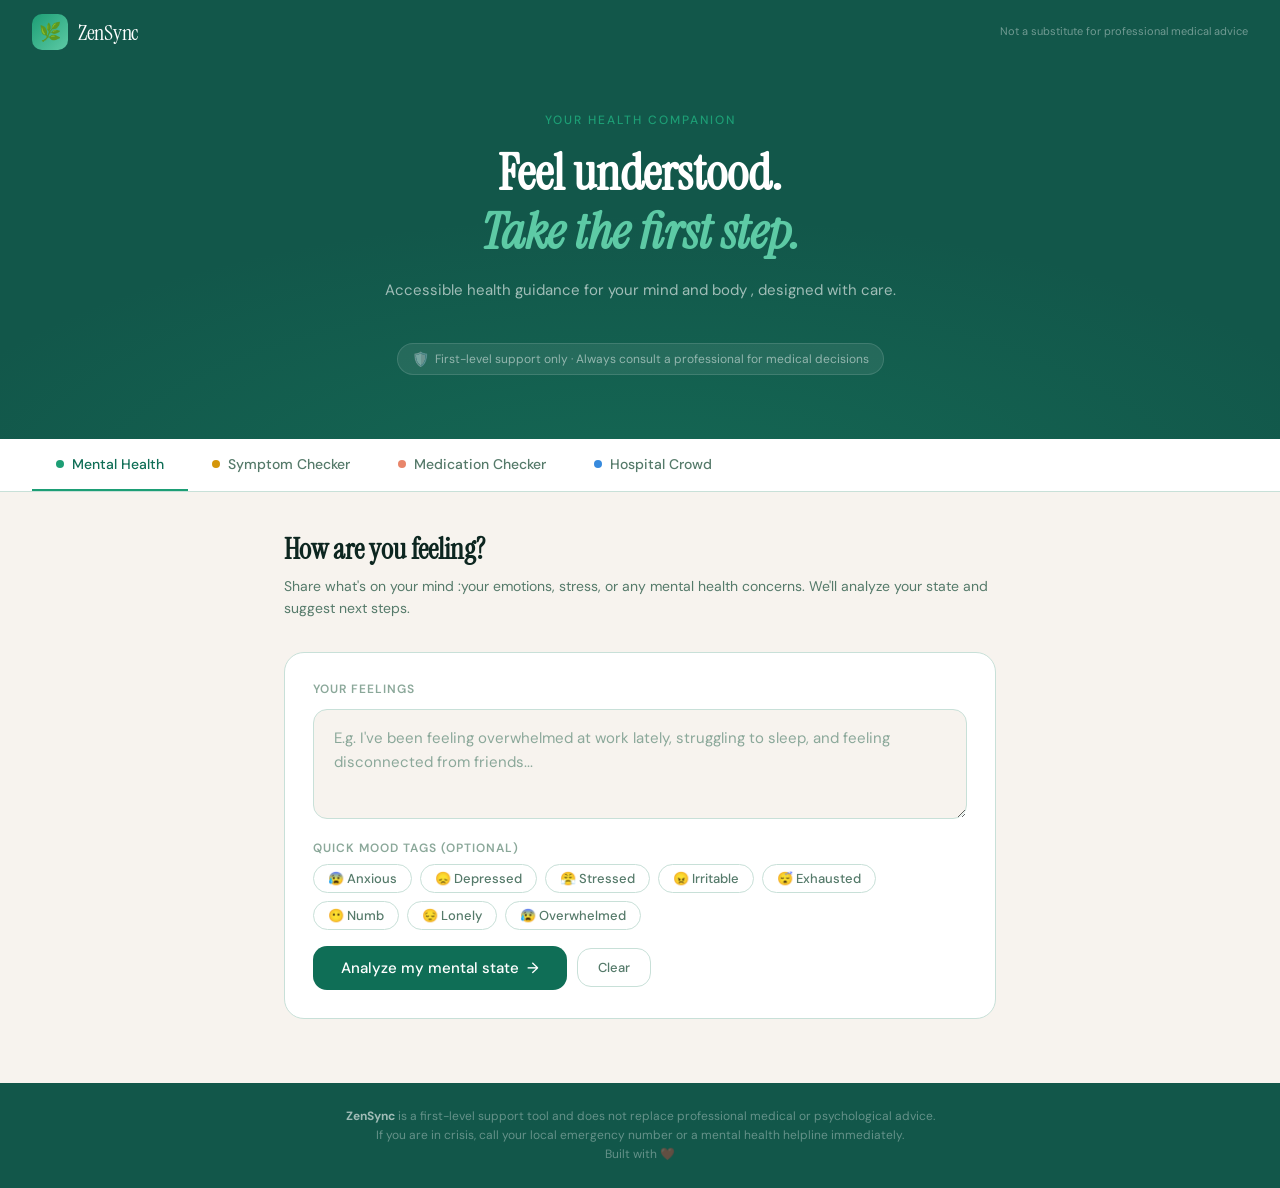
<file: zensync.html>
<!DOCTYPE html>
<html lang="en">
<head>
<meta charset="UTF-8"/>
<meta name="viewport" content="width=device-width, initial-scale=1.0"/>
<title><b>ZenSync</b>the health Companion</title>
<link rel="preconnect" href="https://fonts.googleapis.com"/>
<link href="https://fonts.googleapis.com/css2?family=Instrument+Serif:ital@0;1&family=DM+Sans:wght@300;400;500;600&display=swap" rel="stylesheet"/>
<style>
*{box-sizing:border-box;margin:0;padding:0}
:root{
  --teal-deep:#12574a;
  --teal-mid:#0F6E56;
  --teal-bright:#1D9E75;
  --teal-light:#E1F5EE;
  --teal-pale:#F0FAF6;
  --cream:#F7F3EE;
  --cream-dark:#EDE9E1;
  --text-dark:#0D2620;
  --text-mid:#2E5044;
  --text-soft:#557A6A;
  --text-muted:#8BA89A;
  --white:#FFFFFF;
  --coral:#E8856A;
  --coral-light:#FAEDE8;
  --amber:#D4960A;
  --amber-light:#FEF7E0;
  --border:#C8E0D8;
  --radius-sm:8px;
  --radius-md:14px;
  --radius-lg:20px;
  --radius-xl:28px;
}
body{
  font-family:'DM Sans',sans-serif;
  background:var(--cream);
  color:var(--text-dark);
  min-height:100vh;
  display:flex;
  flex-direction:column;
}

/* ── HEADER ── */
header{
  background:var(--teal-deep);
  padding:0 2rem;
  display:flex;
  align-items:center;
  justify-content:space-between;
  height:64px;
  position:sticky;
  top:0;
  z-index:100;
}
.logo{
  display:flex;
  align-items:center;
  gap:10px;
}
.logo-icon{
  width:36px;height:36px;
  background:linear-gradient(135deg,var(--teal-bright),#5DCAA5);
  border-radius:10px;
  display:flex;align-items:center;justify-content:center;
  font-size:18px;
}
.logo-text{
  font-family:'Instrument Serif',serif;
  font-size:22px;
  color:var(--white);
  letter-spacing:-0.3px;
}
.logo-tag{
  font-size:11px;
  color:rgba(255,255,255,0.5);
  margin-left:4px;
  letter-spacing:0.5px;
  text-transform:uppercase;
}
.header-disclaimer{
  font-size:11px;
  color:rgba(255,255,255,0.4);
  max-width:300px;
  text-align:right;
  line-height:1.4;
}

/* ── HERO ── */
.hero{
  background:var(--teal-deep);
  padding:3rem 2rem 4rem;
  text-align:center;
  position:relative;
  overflow:hidden;
}
.hero::before{
  content:'';
  position:absolute;inset:0;
  background:radial-gradient(ellipse 60% 80% at 50% 120%,rgba(29,158,117,0.25),transparent);
}
.hero-eyebrow{
  font-size:12px;
  font-weight:500;
  letter-spacing:2px;
  text-transform:uppercase;
  color:var(--teal-bright);
  margin-bottom:1rem;
}
.hero-title{
  font-family:'Instrument Serif',serif;
  font-size:clamp(2rem,4vw,3.2rem);
  color:var(--white);
  line-height:1.15;
  margin-bottom:1rem;
  position:relative;
}
.hero-title em{
  font-style:italic;
  color:#5DCAA5;
}
.hero-sub{
  font-size:15px;
  color:rgba(255,255,255,0.6);
  max-width:520px;
  margin:0 auto 2.5rem;
  line-height:1.7;
  position:relative;
}
.disclaimer-badge{
  display:inline-flex;align-items:center;gap:6px;
  background:rgba(255,255,255,0.08);
  border:1px solid rgba(255,255,255,0.12);
  border-radius:100px;
  padding:6px 14px;
  font-size:12px;
  color:rgba(255,255,255,0.5);
  position:relative;
}
.disclaimer-badge span{font-size:14px;}

/* ── NAV TABS ── */
.nav-tabs{
  background:var(--white);
  border-bottom:1px solid var(--border);
  padding:0 2rem;
  display:flex;
  gap:0;
  position:sticky;
  top:64px;
  z-index:90;
  overflow-x:auto;
}
.nav-tab{
  padding:0 1.5rem;
  height:52px;
  display:flex;align-items:center;gap:8px;
  font-size:14px;
  font-weight:500;
  color:var(--text-soft);
  cursor:pointer;
  border:none;
  background:none;
  border-bottom:2.5px solid transparent;
  white-space:nowrap;
  transition:all 0.2s;
  font-family:'DM Sans',sans-serif;
}
.nav-tab:hover{color:var(--teal-mid);}
.nav-tab.active{
  color:var(--teal-mid);
  border-bottom-color:var(--teal-bright);
}
.tab-dot{
  width:8px;height:8px;
  border-radius:50%;
  display:inline-block;
}

/* ── MAIN CONTENT ── */
.main{
  flex:1;
  max-width:760px;
  width:100%;
  margin:0 auto;
  padding:2.5rem 1.5rem;
}

/* ── SECTIONS ── */
.section{display:none;}
.section.active{display:block;}

.section-header{margin-bottom:2rem;}
.section-title{
  font-family:'Instrument Serif',serif;
  font-size:1.8rem;
  color:var(--text-dark);
  line-height:1.2;
  margin-bottom:0.5rem;
}
.section-desc{
  font-size:14px;
  color:var(--text-soft);
  line-height:1.6;
}

/* ── CARDS ── */
.card{
  background:var(--white);
  border-radius:var(--radius-lg);
  border:1px solid var(--border);
  padding:1.75rem;
  margin-bottom:1.5rem;
}
.card-label{
  font-size:12px;
  font-weight:600;
  letter-spacing:1px;
  text-transform:uppercase;
  color:var(--text-muted);
  margin-bottom:0.75rem;
}

/* ── INPUTS ── */
textarea{
  width:100%;
  font-family:'DM Sans',sans-serif;
  font-size:15px;
  color:var(--text-dark);
  background:var(--cream);
  border:1.5px solid var(--border);
  border-radius:var(--radius-md);
  padding:1rem 1.25rem;
  resize:vertical;
  min-height:110px;
  transition:border-color 0.2s;
  line-height:1.6;
}
textarea:focus{
  outline:none;
  border-color:var(--teal-bright);
  background:var(--white);
}
textarea::placeholder{color:var(--text-muted);}
input[type=text]{
  width:100%;
  font-family:'DM Sans',sans-serif;
  font-size:15px;
  color:var(--text-dark);
  background:var(--cream);
  border:1.5px solid var(--border);
  border-radius:var(--radius-md);
  padding:0.75rem 1.25rem;
  transition:border-color 0.2s;
}
input[type=text]:focus{
  outline:none;
  border-color:var(--teal-bright);
  background:var(--white);
}
input[type=text]::placeholder{color:var(--text-muted);}

/* ── BUTTONS ── */
.btn-primary{
  display:inline-flex;align-items:center;gap:8px;
  background:var(--teal-mid);
  color:var(--white);
  border:none;
  border-radius:var(--radius-md);
  padding:0.75rem 1.75rem;
  font-family:'DM Sans',sans-serif;
  font-size:15px;
  font-weight:500;
  cursor:pointer;
  transition:background 0.2s,transform 0.1s;
}
.btn-primary:hover{background:var(--teal-deep);}
.btn-primary:active{transform:scale(0.98);}
.btn-primary:disabled{
  background:var(--text-muted);
  cursor:not-allowed;
  transform:none;
}
.btn-ghost{
  display:inline-flex;align-items:center;gap:6px;
  background:none;
  color:var(--text-soft);
  border:1.5px solid var(--border);
  border-radius:var(--radius-md);
  padding:0.6rem 1.25rem;
  font-family:'DM Sans',sans-serif;
  font-size:13px;
  font-weight:500;
  cursor:pointer;
  transition:all 0.2s;
}
.btn-ghost:hover{border-color:var(--teal-bright);color:var(--teal-mid);}
.btn-row{display:flex;gap:10px;align-items:center;flex-wrap:wrap;margin-top:1rem;}

/* ── CHIPS ── */
.chips{display:flex;flex-wrap:wrap;gap:8px;margin-bottom:1rem;}
.chip{
  padding:5px 14px;
  border-radius:100px;
  font-size:13px;
  font-weight:500;
  cursor:pointer;
  border:1.5px solid var(--border);
  background:var(--white);
  color:var(--text-soft);
  transition:all 0.15s;
}
.chip:hover,.chip.selected{
  background:var(--teal-light);
  border-color:var(--teal-bright);
  color:var(--teal-deep);
}

/* ── RESULT AREAS ── */
.result-box{
  background:var(--teal-pale);
  border:1px solid #C0E8D6;
  border-radius:var(--radius-lg);
  padding:1.75rem;
  margin-top:1.5rem;
  display:none;
}
.result-box.visible{display:block;}
.result-box.error-box{
  background:var(--coral-light);
  border-color:#F5C4B3;
}

/* ── STRESS SCORE WIDGET ── */
.score-row{
  display:flex;align-items:center;gap:1.5rem;
  margin-bottom:1.5rem;
  padding-bottom:1.5rem;
  border-bottom:1px solid #C0E8D6;
  flex-wrap:wrap;
}
.score-circle{
  width:84px;height:84px;
  border-radius:50%;
  border:4px solid;
  display:flex;flex-direction:column;
  align-items:center;justify-content:center;
  flex-shrink:0;
}
.score-num{font-size:26px;font-weight:600;line-height:1;}
.score-label{font-size:10px;text-transform:uppercase;letter-spacing:1px;margin-top:2px;}
.score-info h3{
  font-family:'Instrument Serif',serif;
  font-size:1.3rem;
  margin-bottom:4px;
}
.score-info p{font-size:14px;color:var(--text-soft);line-height:1.5;}

/* ── RESULT SECTIONS ── */
.res-section{margin-bottom:1.25rem;}
.res-section-title{
  font-size:12px;
  font-weight:600;
  letter-spacing:1px;
  text-transform:uppercase;
  color:var(--teal-mid);
  margin-bottom:0.6rem;
  display:flex;align-items:center;gap:6px;
}
.res-section-title .icon{font-size:14px;}
.res-body{
  font-size:14px;
  line-height:1.75;
  color:var(--text-dark);
}
.res-list{
  list-style:none;
  padding:0;
}
.res-list li{
  padding:6px 0 6px 1.25rem;
  font-size:14px;
  line-height:1.55;
  color:var(--text-dark);
  border-bottom:1px solid rgba(0,0,0,0.05);
  position:relative;
}
.res-list li:last-child{border-bottom:none;}
.res-list li::before{
  content:'';
  position:absolute;left:0;top:14px;
  width:6px;height:6px;
  border-radius:50%;
  background:var(--teal-bright);
}

/* ── THERAPIST CARDS ── */
.therapist-grid{
  display:grid;
  grid-template-columns:repeat(auto-fill,minmax(200px,1fr));
  gap:12px;
  margin-top:8px;
}
.therapist-card{
  background:var(--white);
  border-radius:var(--radius-md);
  border:1px solid var(--border);
  padding:1rem;
}
.therapist-card .t-name{
  font-weight:600;
  font-size:14px;
  margin-bottom:4px;
  color:var(--text-dark);
}
.therapist-card .t-spec{
  font-size:12px;
  color:var(--teal-mid);
  margin-bottom:8px;
}
.therapist-card .t-info{
  font-size:12px;
  color:var(--text-soft);
  line-height:1.5;
}

/* ── LOADING ── */
.loader{
  display:none;
  align-items:center;gap:12px;
  padding:1.25rem 0;
  color:var(--text-soft);
  font-size:14px;
}
.loader.visible{display:flex;}
.loader-dots{display:flex;gap:5px;}
.loader-dots span{
  width:7px;height:7px;
  border-radius:50%;
  background:var(--teal-bright);
  animation:bounce 1.2s ease-in-out infinite;
}
.loader-dots span:nth-child(2){animation-delay:0.2s;}
.loader-dots span:nth-child(3){animation-delay:0.4s;}
@keyframes bounce{
  0%,80%,100%{transform:scale(0.6);opacity:0.5;}
  40%{transform:scale(1);opacity:1;}
}

/* ── SEVERITY CHIPS ── */
.severity-row{display:flex;gap:8px;margin-top:1rem;flex-wrap:wrap;}
.sev-chip{
  padding:6px 16px;
  border-radius:100px;
  font-size:12px;
  font-weight:500;
  cursor:pointer;
  border:1.5px solid;
  transition:all 0.15s;
}
.sev-mild{border-color:#C0E8D6;color:#0F6E56;background:var(--teal-light);}
.sev-moderate{border-color:#FAC775;color:#633806;background:#FAEEDA;}
.sev-severe{border-color:#F0997B;color:#712B13;background:#FAECE7;}
.sev-chip.selected{box-shadow:0 0 0 2px currentColor;}

/* ── MEDS INPUT ROW ── */
.med-input-row{display:flex;gap:8px;margin-bottom:10px;}
.med-input-row input{flex:1;}
.btn-add{
  padding:0 1rem;
  height:44px;
  border-radius:var(--radius-md);
  background:var(--teal-light);
  color:var(--teal-mid);
  border:1.5px solid var(--teal-bright);
  font-size:20px;font-weight:300;
  cursor:pointer;
  transition:all 0.15s;
  flex-shrink:0;
}
.btn-add:hover{background:var(--teal-bright);color:var(--white);}
.med-tags{display:flex;flex-wrap:wrap;gap:6px;min-height:32px;}
.med-tag{
  display:inline-flex;align-items:center;gap:6px;
  padding:4px 12px;
  border-radius:100px;
  background:var(--teal-light);
  color:var(--teal-deep);
  font-size:13px;font-weight:500;
  border:1px solid var(--teal-bright);
}
.med-tag button{
  background:none;border:none;color:var(--teal-mid);
  cursor:pointer;font-size:16px;line-height:1;padding:0;
}

/* ── EMPTY STATE ── */
.empty-state{
  text-align:center;padding:3rem 1rem;
  color:var(--text-muted);
}
.empty-icon{font-size:40px;margin-bottom:1rem;opacity:0.5;}
.empty-state p{font-size:14px;line-height:1.6;}

/* ── FOOTER ── */
footer{
  background:var(--teal-deep);
  padding:1.5rem 2rem;
  text-align:center;
  color:rgba(255,255,255,0.35);
  font-size:12px;
  line-height:1.6;
}
footer a{color:rgba(255,255,255,0.5);text-decoration:none;}

/* ── HOSPITAL CROWD CHECKER ── */
.hosp-search-row{
  display:flex;gap:8px;align-items:stretch;
  margin-bottom:0.75rem;
}
.hosp-search-row input{flex:1;}
.btn-locate{
  padding:0 1rem;
  height:44px;
  border-radius:var(--radius-md);
  background:var(--teal-light);
  color:var(--teal-mid);
  border:1.5px solid var(--teal-bright);
  font-size:13px;font-weight:500;
  cursor:pointer;
  white-space:nowrap;
  transition:all 0.15s;
  font-family:'DM Sans',sans-serif;
  flex-shrink:0;
  display:flex;align-items:center;gap:5px;
}
.btn-locate:hover{background:var(--teal-bright);color:var(--white);}
.hosp-radius-row{
  display:flex;align-items:center;gap:10px;
  margin-bottom:1rem;
  font-size:13px;color:var(--text-soft);
}
.hosp-radius-row select{
  font-family:'DM Sans',sans-serif;
  font-size:13px;
  color:var(--text-dark);
  background:var(--cream);
  border:1.5px solid var(--border);
  border-radius:var(--radius-sm);
  padding:4px 10px;
  cursor:pointer;
}
.hosp-meta-bar{
  display:flex;justify-content:space-between;align-items:center;
  margin-bottom:1rem;
  font-size:12px;color:var(--text-muted);
}
.hosp-grid{
  display:flex;flex-direction:column;gap:12px;
}
.hosp-card{
  background:var(--white);
  border-radius:var(--radius-lg);
  border:1px solid var(--border);
  padding:1.25rem 1.5rem;
  display:grid;
  grid-template-columns:1fr auto;
  gap:0.75rem 1rem;
  align-items:start;
  transition:border-color 0.2s;
}
.hosp-card:hover{border-color:var(--teal-bright);}
.hosp-name{
  font-weight:600;font-size:15px;
  color:var(--text-dark);
  margin-bottom:3px;
  line-height:1.3;
}
.hosp-address{
  font-size:12px;color:var(--text-soft);
  line-height:1.5;
}
.hosp-distance{
  font-size:11px;color:var(--teal-mid);
  font-weight:500;margin-top:4px;
}
.hosp-right{
  display:flex;flex-direction:column;align-items:flex-end;gap:6px;
}
.crowd-badge{
  display:inline-flex;align-items:center;gap:5px;
  padding:4px 12px;border-radius:100px;
  font-size:12px;font-weight:700;
  border:1.5px solid;
}
.crowd-low{color:#0F6E56;background:#E1F5EE;border-color:#5DCAA5;}
.crowd-medium{color:#633806;background:#FAEEDA;border-color:#FAC775;}
.crowd-high{color:#712B13;background:#FAECE7;border-color:#F0997B;}
.wait-label{font-size:12px;color:var(--text-muted);text-align:right;}
.wait-time{font-size:16px;font-weight:600;color:var(--text-dark);line-height:1;}
.crowd-bar-wrap{
  grid-column:1/-1;
  display:flex;align-items:center;gap:8px;
}
.crowd-bar-track{
  flex:1;height:5px;
  background:var(--cream-dark);
  border-radius:100px;overflow:hidden;
}
.crowd-bar-fill{
  height:100%;border-radius:100px;
  transition:width 0.6s ease;
}
.crowd-bar-pct{
  font-size:11px;color:var(--text-muted);
  min-width:32px;text-align:right;
}
.hosp-type-tag{
  font-size:10px;font-weight:600;letter-spacing:0.5px;
  text-transform:uppercase;
  color:var(--text-muted);margin-top:2px;
}
.hosp-peek-time{
  font-size:11px;color:var(--text-soft);
  margin-top:2px;text-align:right;
}

.hosp-extra { 
  display:none; 
  margin-top:10px; 
  font-size:12px; 
  color:var(--text-soft); 
  line-height:1.5;
}
.hosp-card.open .hosp-extra { 
  display:block; 
}

.time-context-bar{
  display:flex;align-items:center;gap:8px;
  background:var(--teal-pale);
  border:1px solid #C0E8D6;
  border-radius:var(--radius-md);
  padding:0.75rem 1rem;
  margin-bottom:1.25rem;
  font-size:13px;color:var(--text-mid);
}
.time-context-bar strong{color:var(--teal-deep);}
.hosp-empty{
  text-align:center;padding:2.5rem 1rem;
  color:var(--text-muted);font-size:14px;line-height:1.7;
}
.btn-refresh{
  display:inline-flex;align-items:center;gap:6px;
  background:none;
  color:var(--teal-mid);
  border:1.5px solid var(--teal-bright);
  border-radius:var(--radius-md);
  padding:0.6rem 1.25rem;
  font-family:'DM Sans',sans-serif;
  font-size:13px;font-weight:500;
  cursor:pointer;
  transition:all 0.2s;
}
.btn-refresh:hover{background:var(--teal-light);}
.btn-refresh.spinning svg{animation:spin 1s linear infinite;}
@keyframes spin{to{transform:rotate(360deg);}}

/* ── RESPONSIVE ── */
@media(max-width:640px){
  .hero{padding:2rem 1rem 3rem;}
  .nav-tabs{padding:0 0.5rem;}
  .nav-tab{padding:0 0.75rem;}
  .main{padding:1.5rem 1rem;}
  .score-row{flex-direction:column;text-align:center;}
  .hosp-card{grid-template-columns:1fr;}
  .hosp-right{align-items:flex-start;flex-direction:row;gap:12px;}
}
</style>
</head>
<body>

<header>
  <div class="logo">
    <div class="logo-icon">🌿</div>
    <div>
      <span class="logo-text">ZenSync</span>
    </div>
  </div>
  <div class="header-disclaimer">Not a substitute for professional medical advice</div>
</header>

<div class="hero">
  <p class="hero-eyebrow">Your Health Companion</p>
  <h1 class="hero-title">Feel understood.<br/><em>Take the first step.</em></h1>
  <p class="hero-sub">Accessible health guidance for your mind and body , designed with care.</p>
  <div class="disclaimer-badge">
    <span>🛡️</span> First-level support only · Always consult a professional for medical decisions
  </div>
</div>

<nav class="nav-tabs">
  <button class="nav-tab active" onclick="switchTab('mental')">
    <span class="tab-dot" style="background:#1D9E75;"></span>
    Mental Health
  </button>
  <button class="nav-tab" onclick="switchTab('symptoms')">
    <span class="tab-dot" style="background:#D4960A;"></span>
    Symptom Checker
  </button>
  <button class="nav-tab" onclick="switchTab('meds')">
    <span class="tab-dot" style="background:#E8856A;"></span>
    Medication Checker
  </button>
  <button class="nav-tab" onclick="switchTab('hospitals')">
    <span class="tab-dot" style="background:#378ADD;"></span>
    Hospital Crowd
  </button>
</nav>

<main class="main">

  <!-- ──── MENTAL HEALTH SECTION ──── -->
  <section class="section active" id="sec-mental">
    <div class="section-header">
      <h2 class="section-title">How are you feeling?</h2>
      <p class="section-desc">Share what's on your mind :your emotions, stress, or any mental health concerns. We'll analyze your state and suggest next steps.</p>
    </div>

    <div class="card">
      <div class="card-label">Your feelings</div>
      <textarea id="mental-input" placeholder="E.g. I've been feeling overwhelmed at work lately, struggling to sleep, and feeling disconnected from friends..."></textarea>

      <div style="margin-top:1rem;">
        <div class="card-label" style="margin-bottom:0.5rem;">Quick mood tags (optional)</div>
        <div class="chips">
          <span class="chip" onclick="toggleChip(this,'mental')">😰 Anxious</span>
          <span class="chip" onclick="toggleChip(this,'mental')">😞 Depressed</span>
          <span class="chip" onclick="toggleChip(this,'mental')">😤 Stressed</span>
          <span class="chip" onclick="toggleChip(this,'mental')">😠 Irritable</span>
          <span class="chip" onclick="toggleChip(this,'mental')">😴 Exhausted</span>
          <span class="chip" onclick="toggleChip(this,'mental')">😶 Numb</span>
          <span class="chip" onclick="toggleChip(this,'mental')">😔 Lonely</span>
          <span class="chip" onclick="toggleChip(this,'mental')">😰 Overwhelmed</span>
        </div>
      </div>

      <div class="btn-row">
        <button class="btn-primary" onclick="runMental()">
          Analyze my mental state
          <span>→</span>
        </button>
        <button class="btn-ghost" onclick="clearSection('mental')">Clear</button>
      </div>
    </div>

    <div class="loader" id="mental-loader">
      <div class="loader-dots"><span></span><span></span><span></span></div>
      <span>Analyzing your emotional state…</span>
    </div>

    <div class="result-box" id="mental-result"></div>
  </section>

  <!-- ──── SYMPTOMS SECTION ──── -->
  <section class="section" id="sec-symptoms">
    <div class="section-header">
      <h2 class="section-title">What symptoms are you experiencing?</h2>
      <p class="section-desc">Describe your physical symptoms in plain language. We'll provide possible explanations and guidance on what to do next.</p>
    </div>

    <div class="card">
      <div class="card-label">Describe your symptoms</div>
      <textarea id="symptom-input" placeholder="E.g. I've had a throbbing headache for 2 days, mild fever, and my neck feels stiff when I move it..."></textarea>

      <div style="margin-top:1rem;">
        <div class="card-label" style="margin-bottom:0.5rem;">Severity</div>
        <div class="severity-row">
          <span class="sev-chip sev-mild" onclick="setSeverity('mild',this)">Mild — manageable</span>
          <span class="sev-chip sev-moderate" onclick="setSeverity('moderate',this)">Moderate — affecting daily life</span>
          <span class="sev-chip sev-severe" onclick="setSeverity('severe',this)">Severe — very uncomfortable</span>
        </div>
      </div>

      <div style="margin-top:1rem;">
        <div class="card-label" style="margin-bottom:0.5rem;">Duration</div>
        <div class="chips" id="duration-chips">
          <span class="chip" onclick="toggleDuration(this)">Today</span>
          <span class="chip" onclick="toggleDuration(this)">2–3 days</span>
          <span class="chip" onclick="toggleDuration(this)">1 week</span>
          <span class="chip" onclick="toggleDuration(this)">2+ weeks</span>
          <span class="chip" onclick="toggleDuration(this)">Chronic / recurring</span>
        </div>
      </div>

      <div class="btn-row">
        <button class="btn-primary" onclick="runSymptoms()">
          Check symptoms
          <span>→</span>
        </button>
        <button class="btn-ghost" onclick="clearSection('symptoms')">Clear</button>
      </div>
    </div>

    <div class="loader" id="symptoms-loader">
      <div class="loader-dots"><span></span><span></span><span></span></div>
      <span>Analyzing symptoms…</span>
    </div>

    <div class="result-box" id="symptoms-result"></div>
  </section>

  <!-- ──── MEDICATIONS SECTION ──── -->
  <section class="section" id="sec-meds">
    <div class="section-header">
      <h2 class="section-title">Medication checker</h2>
      <p class="section-desc">Enter one or more medications to learn about their side effects, warnings, and any potential interactions between them.</p>
    </div>

    <div class="card">
      <div class="card-label">Add medications</div>
      <div class="med-input-row">
        <input type="text" id="med-input-field" placeholder="E.g. Ibuprofen, Metformin, Lisinopril…" onkeydown="if(event.key==='Enter')addMed()"/>
        <button class="btn-add" onclick="addMed()">+</button>
      </div>
      <div class="med-tags" id="med-tags">
        <span style="font-size:13px;color:var(--text-muted);padding:4px 0;">No medications added yet</span>
      </div>

      <div style="margin-top:1.25rem;">
        <div class="card-label" style="margin-bottom:0.5rem;">Additional context (optional)</div>
        <textarea id="med-context" style="min-height:75px;" placeholder="E.g. I'm 65 years old, diabetic, and currently pregnant…"></textarea>
      </div>

      <div class="btn-row">
        <button class="btn-primary" onclick="runMeds()">
          Check medications
          <span>→</span>
        </button>
        <button class="btn-ghost" onclick="clearSection('meds')">Clear all</button>
      </div>
    </div>

    <div class="loader" id="meds-loader">
      <div class="loader-dots"><span></span><span></span><span></span></div>
      <span>Checking interactions &amp; side effects…</span>
    </div>

    <div class="result-box" id="meds-result"></div>
  </section>

  <!-- ──── HOSPITAL CROWD CHECKER SECTION ──── -->
  <!-- DATA: OpenStreetMap Overpass API (free, no key) + Nominatim geocoding (free, no key) -->
  <!-- Crowd levels are simulated using time-of-day + day-of-week + per-hospital deterministic noise -->
  <section class="section" id="sec-hospitals">
    <div class="section-header">
      <h2 class="section-title">Hospital crowd levels</h2>
      <p class="section-desc">Find nearby hospitals and see estimated crowd levels and wait times based on real location data and time-of-day patterns.</p>
    </div>

    <div class="card">
      <div class="card-label">Your location</div>
      <div class="hosp-search-row">
        <input type="text" id="hosp-location-input" placeholder="Enter city, address, or postcode — e.g. Mumbai, India"/>
        <button class="btn-locate" onclick="useGeolocation()" title="Use my current location">
          📍 Near me
        </button>
      </div>

      <div class="hosp-radius-row">
        <span>Search radius:</span>
        <select id="hosp-radius">
          <option value="3000">3 km</option>
          <option value="5000" selected>5 km</option>
          <option value="10000">10 km</option>
          <option value="20000">20 km</option>
        </select>
        <span style="margin-left:auto;font-style:italic;font-size:12px;">Data via OpenStreetMap · No API key required</span>
      </div>

      <div class="btn-row">
        <button class="btn-primary" onclick="checkHospitals()">
          Find hospitals
          <span>→</span>
        </button>
        <button class="btn-refresh" id="hosp-refresh-btn" onclick="refreshHospitals()" style="display:none;">
          <svg width="14" height="14" viewBox="0 0 24 24" fill="none" stroke="currentColor" stroke-width="2" stroke-linecap="round" stroke-linejoin="round">
            <polyline points="23 4 23 10 17 10"></polyline>
            <path d="M20.49 15a9 9 0 1 1-2.12-9.36L23 10"></path>
          </svg>
          Refresh
        </button>
        <button class="btn-ghost" onclick="clearHospitals()">Clear</button>
      </div>
    </div>

    <div class="loader" id="hospitals-loader">
      <div class="loader-dots"><span></span><span></span><span></span></div>
      <span id="hospitals-loader-text">Locating nearby hospitals…</span>
    </div>

    <div id="hospitals-output" style="display:none;"></div>
  </section>

</main>

<footer>
  <p><strong style="color:rgba(255,255,255,0.6);">ZenSync</strong> is a first-level support tool and does not replace professional medical or psychological advice.<br/>
  If you are in crisis, call your local emergency number or a mental health helpline immediately.<br/>
  Built with ❤️ </p>
</footer>

<script>
const API_URL = 'https://api.anthropic.com/v1/messages';

// ── STATE ──
let selectedMeds = [];
let selectedSeverity = '';
let selectedDuration = '';
let selectedMoodTags = [];

// ── TAB SWITCHING ──
function switchTab(tab) {
  document.querySelectorAll('.nav-tab').forEach(t => t.classList.remove('active'));
  document.querySelectorAll('.section').forEach(s => s.classList.remove('active'));
  event.currentTarget.classList.add('active');
  document.getElementById('sec-' + tab).classList.add('active');
}

// ── CHIP TOGGLES ──
function toggleChip(el, group) {
  el.classList.toggle('selected');
}
function setSeverity(val, el) {
  document.querySelectorAll('.sev-chip').forEach(c => c.classList.remove('selected'));
  el.classList.add('selected');
  selectedSeverity = val;
}
function toggleDuration(el) {
  document.querySelectorAll('#duration-chips .chip').forEach(c => c.classList.remove('selected'));
  el.classList.add('selected');
  selectedDuration = el.textContent.trim();
}

// ── MEDS MANAGEMENT ──
function addMed() {
  const inp = document.getElementById('med-input-field');
  const val = inp.value.trim();
  if (!val) return;
  const meds = val.split(/[,;]+/).map(m => m.trim()).filter(Boolean);
  meds.forEach(m => {
    if (m && !selectedMeds.includes(m)) selectedMeds.push(m);
  });
  inp.value = '';
  renderMedTags();
}
function removeMed(med) {
  selectedMeds = selectedMeds.filter(m => m !== med);
  renderMedTags();
}
function renderMedTags() {
  const el = document.getElementById('med-tags');
  if (!selectedMeds.length) {
    el.innerHTML = '<span style="font-size:13px;color:var(--text-muted);padding:4px 0;">No medications added yet</span>';
    return;
  }
  el.innerHTML = selectedMeds.map(m =>
    `<span class="med-tag">${m}<button onclick="removeMed('${m.replace(/'/g,"\\'")}')">×</button></span>`
  ).join('');
}

// ── CLEAR ──
function clearSection(sec) {
  if (sec === 'mental') {
    document.getElementById('mental-input').value = '';
    document.querySelectorAll('.chips .chip').forEach(c => c.classList.remove('selected'));
    hide('mental-result'); hide('mental-loader');
  } else if (sec === 'symptoms') {
    document.getElementById('symptom-input').value = '';
    document.querySelectorAll('.sev-chip').forEach(c => c.classList.remove('selected'));
    document.querySelectorAll('#duration-chips .chip').forEach(c => c.classList.remove('selected'));
    selectedSeverity = ''; selectedDuration = '';
    hide('symptoms-result'); hide('symptoms-loader');
  } else if (sec === 'meds') {
    selectedMeds = [];
    renderMedTags();
    document.getElementById('med-context').value = '';
    hide('meds-result'); hide('meds-loader');
  }
}

function show(id) { document.getElementById(id).classList.add('visible'); }
function hide(id) { document.getElementById(id).classList.remove('visible'); }
function showLoader(id) { document.getElementById(id).classList.add('visible'); }
function hideLoader(id) { document.getElementById(id).classList.remove('visible'); }

// ── CLAUDE API CALL ──
async function callClaude(systemPrompt, userMessage) {
  const res = await fetch(API_URL, {
    method: 'POST',
    headers: { 'Content-Type': 'application/json' },
    body: JSON.stringify({
      model: 'claude-sonnet-4-20250514',
      max_tokens: 1000,
      system: systemPrompt,
      messages: [{ role: 'user', content: userMessage }]
    })
  });
  if (!res.ok) throw new Error(`API error ${res.status}`);
  const data = await res.json();
  return data.content.map(b => b.text || '').join('');
}

// ── MENTAL HEALTH ──
async function runMental() {
  const text = document.getElementById('mental-input').value.trim();
  const tags = [...document.querySelectorAll('#sec-mental .chip.selected')].map(c => c.textContent.trim()).join(', ');
  if (!text && !tags) { alert('Please describe how you are feeling first.'); return; }

  const userMsg = text + (tags ? `\n\nMood tags selected: ${tags}` : '');

  showLoader('mental-loader');
  hide('mental-result');

  const system = `You are ZenSync, a compassionate AI mental health companion. Analyze the user's emotional state and respond ONLY with a JSON object in this exact structure (no markdown, no extra text):
{
  "score": <integer 1-10 where 1=very low stress, 10=severe distress>,
  "level": "<Calm|Mild Stress|Moderate Stress|High Stress|Severe Distress>",
  "summary": "<2-3 sentence empathetic summary of their emotional state>",
  "coping": ["<strategy 1>", "<strategy 2>", "<strategy 3>", "<strategy 4>"],
  "whenToSeek": "<one sentence about when they should seek professional help>",
  "therapists": [
    {"name": "<realistic name>", "specialty": "<specialty>", "location": "<city, country>", "contact": "<phone or website>"},
    {"name": "<realistic name>", "specialty": "<specialty>", "location": "<city, country>", "contact": "<phone or website>"},
    {"name": "<realistic name>", "specialty": "<specialty>", "location": "<city, country>", "contact": "<phone or website>"}
  ],
  "hotline": "<relevant crisis hotline name and number>"
}
Make therapist suggestions realistic and geographically diverse. Be warm and non-judgmental.`;

  try {
    const raw = await callClaude(system, userMsg);
    let json;
    try {
      json = JSON.parse(raw.replace(/```json|```/g, '').trim());
    } catch {
      throw new Error('Could not parse response');
    }
    renderMentalResult(json);
  } catch (e) {
    renderError('mental-result', e.message);
  } finally {
    hideLoader('mental-loader');
  }
}

function renderMentalResult(d) {
  const scoreColors = {
    1:'#1D9E75', 2:'#1D9E75', 3:'#5DCAA5', 4:'#5DCAA5',
    5:'#D4960A', 6:'#D4960A', 7:'#E8856A', 8:'#E8856A',
    9:'#D85A30', 10:'#D85A30'
  };
  const sc = scoreColors[d.score] || '#D4960A';

  const therapistCards = (d.therapists || []).map(t => `
    <div class="therapist-card">
      <div class="t-name">${t.name}</div>
      <div class="t-spec">${t.specialty}</div>
      <div class="t-info">📍 ${t.location}<br/>📞 ${t.contact}</div>
    </div>`).join('');

  const copingList = (d.coping || []).map(c => `<li>${c}</li>`).join('');

  document.getElementById('mental-result').innerHTML = `
    <div class="score-row">
      <div class="score-circle" style="border-color:${sc};color:${sc}">
        <span class="score-num">${d.score}</span>
        <span class="score-label" style="color:${sc};opacity:0.7;">/10</span>
      </div>
      <div class="score-info">
        <h3>${d.level || 'Emotional Assessment'}</h3>
        <p>${d.summary || ''}</p>
      </div>
    </div>

    <div class="res-section">
      <div class="res-section-title"><span class="icon">🌱</span> Coping strategies</div>
      <ul class="res-list">${copingList}</ul>
    </div>

    ${d.whenToSeek ? `<div class="res-section">
      <div class="res-section-title"><span class="icon">🏥</span> When to seek help</div>
      <div class="res-body">${d.whenToSeek}</div>
    </div>` : ''}

    ${d.hotline ? `<div style="background:rgba(29,158,117,0.1);border-radius:10px;padding:0.75rem 1rem;margin-bottom:1.25rem;font-size:13px;color:var(--teal-deep);">
      <strong>Crisis Support:</strong> ${d.hotline}
    </div>` : ''}

    ${therapistCards ? `<div class="res-section">
      <div class="res-section-title"><span class="icon">👤</span> Therapist suggestions</div>
      <div class="therapist-grid">${therapistCards}</div>
    </div>` : ''}
  `;
  show('mental-result');
}

// ── SYMPTOMS ──
async function runSymptoms() {
  const text = document.getElementById('symptom-input').value.trim();
  if (!text) { alert('Please describe your symptoms first.'); return; }

  const context = `Symptoms: ${text}${selectedSeverity ? `\nSeverity: ${selectedSeverity}` : ''}${selectedDuration ? `\nDuration: ${selectedDuration}` : ''}`;

  showLoader('symptoms-loader');
  hide('symptoms-result');

  const system = `You are ZenSync, a careful AI health assistant. Analyze the described symptoms and respond ONLY with a JSON object (no markdown, no extra text):
{
  "headline": "<short reassuring headline>",
  "overview": "<2-3 sentence accessible overview of what might be happening>",
  "conditions": [
    {"name": "<condition name>", "likelihood": "<Common|Possible|Less likely>", "description": "<1-2 sentences>"},
    {"name": "<condition name>", "likelihood": "<Common|Possible|Less likely>", "description": "<1-2 sentences>"},
    {"name": "<condition name>", "likelihood": "<Common|Possible|Less likely>", "description": "<1-2 sentences>"}
  ],
  "redFlags": ["<warning sign 1>", "<warning sign 2>"],
  "selfCare": ["<self-care tip 1>", "<self-care tip 2>", "<self-care tip 3>"],
  "urgency": "<See a doctor within: Today|2-3 days|This week|If no improvement|Emergency — seek care now>",
  "urgencyReason": "<brief reason for urgency recommendation>"
}
Be clear that this is not a diagnosis. Be compassionate and clear.`;

  try {
    const raw = await callClaude(system, context);
    let json;
    try { json = JSON.parse(raw.replace(/```json|```/g, '').trim()); }
    catch { throw new Error('Could not parse response'); }
    renderSymptomsResult(json);
  } catch (e) {
    renderError('symptoms-result', e.message);
  } finally {
    hideLoader('symptoms-loader');
  }
}

function renderSymptomsResult(d) {
  const urgencyColors = {
    'Emergency — seek care now': '#D85A30',
    'Today': '#D85A30',
    '2-3 days': '#D4960A',
    'This week': '#D4960A',
    'If no improvement': '#1D9E75'
  };
  const urgencyKey = Object.keys(urgencyColors).find(k => (d.urgency||'').includes(k.split(' ')[0]));
  const urgencyColor = urgencyColors[urgencyKey] || '#D4960A';

  const likelihoodColor = {
    'Common': 'var(--teal-mid)',
    'Possible': '#D4960A',
    'Less likely': 'var(--text-muted)'
  };

  const conditionCards = (d.conditions || []).map(c => `
    <li style="display:flex;gap:12px;padding:10px 0;border-bottom:1px solid rgba(0,0,0,0.06);">
      <span style="font-size:12px;font-weight:600;color:${likelihoodColor[c.likelihood]||'var(--text-soft)'};white-space:nowrap;padding-top:1px;">${c.likelihood}</span>
      <div>
        <div style="font-weight:600;font-size:14px;margin-bottom:2px;">${c.name}</div>
        <div style="font-size:13px;color:var(--text-soft);line-height:1.5;">${c.description}</div>
      </div>
    </li>`).join('');

  const selfCareList = (d.selfCare || []).map(s => `<li>${s}</li>`).join('');
  const redFlagList = (d.redFlags || []).map(r => `<li style="color:#993C1D;">${r}</li>`).join('');

  document.getElementById('symptoms-result').innerHTML = `
    <div style="border-bottom:1px solid #C0E8D6;padding-bottom:1.25rem;margin-bottom:1.25rem;">
      <h3 style="font-family:'Instrument Serif',serif;font-size:1.25rem;margin-bottom:6px;">${d.headline || 'Symptom Analysis'}</h3>
      <p style="font-size:14px;line-height:1.7;color:var(--text-dark);">${d.overview || ''}</p>
    </div>

    <div style="display:inline-flex;align-items:center;gap:8px;background:${urgencyColor}15;border:1px solid ${urgencyColor}40;border-radius:100px;padding:6px 16px;margin-bottom:1.25rem;">
      <span style="width:8px;height:8px;border-radius:50%;background:${urgencyColor};display:inline-block;"></span>
      <span style="font-size:13px;font-weight:600;color:${urgencyColor};">${d.urgency}</span>
      ${d.urgencyReason ? `<span style="font-size:12px;color:var(--text-soft);">· ${d.urgencyReason}</span>` : ''}
    </div>

    <div class="res-section">
      <div class="res-section-title"><span class="icon">🔍</span> Possible conditions</div>
      <ul style="list-style:none;padding:0;">${conditionCards}</ul>
    </div>

    ${redFlagList ? `<div class="res-section">
      <div class="res-section-title" style="color:#993C1D;"><span class="icon">⚠️</span> Warning signs — seek help if you notice</div>
      <ul class="res-list" style="--list-color:#993C1D;">${redFlagList}</ul>
    </div>` : ''}

    <div class="res-section">
      <div class="res-section-title"><span class="icon">💊</span> Self-care tips</div>
      <ul class="res-list">${selfCareList}</ul>
    </div>

    <p style="font-size:12px;color:var(--text-muted);margin-top:0.5rem;padding-top:1rem;border-top:1px solid #C0E8D6;">
      ⚕️ This is not a medical diagnosis. These suggestions are for informational purposes only. Always consult a healthcare professional.
    </p>
  `;
  show('symptoms-result');
}

// ── MEDICATIONS ──
async function runMeds() {
  if (!selectedMeds.length) { alert('Please add at least one medication.'); return; }

  const context = `Medications: ${selectedMeds.join(', ')}${
    document.getElementById('med-context').value.trim()
      ? '\n\nPatient context: ' + document.getElementById('med-context').value.trim()
      : ''}`;

  showLoader('meds-loader');
  hide('meds-result');

  const system = `You are ZenSync, a careful AI medication information assistant. Analyze the given medications and respond ONLY with a JSON object (no markdown, no extra text):
{
  "summary": "<brief summary of what these medications are for>",
  "medications": [
    {
      "name": "<medication name>",
      "category": "<drug class>",
      "commonUses": "<what it's used for>",
      "sideEffects": ["<effect 1>", "<effect 2>", "<effect 3>"],
      "warnings": "<key warning in 1-2 sentences>"
    }
  ],
  "interactions": [
    {"pair": "<Med A + Med B>", "severity": "<Mild|Moderate|Serious>", "description": "<what happens and why it matters>"}
  ],
  "generalAdvice": ["<advice 1>", "<advice 2>", "<advice 3>"],
  "consultDoctor": "<one sentence on when to urgently consult a doctor>"
}
If only one medication, interactions array can be empty. Be factual, accessible, and cautious.`;

  try {
    const raw = await callClaude(system, context);
    let json;
    try { json = JSON.parse(raw.replace(/```json|```/g, '').trim()); }
    catch { throw new Error('Could not parse response'); }
    renderMedsResult(json);
  } catch (e) {
    renderError('meds-result', e.message);
  } finally {
    hideLoader('meds-loader');
  }
}

function renderMedsResult(d) {
  const sevColor = { 'Mild':'#1D9E75', 'Moderate':'#D4960A', 'Serious':'#D85A30' };

  const medCards = (d.medications || []).map(m => `
    <div style="background:var(--white);border-radius:var(--radius-md);border:1px solid var(--border);padding:1.25rem;margin-bottom:10px;">
      <div style="display:flex;justify-content:space-between;align-items:baseline;margin-bottom:6px;">
        <div style="font-weight:600;font-size:15px;">${m.name}</div>
        <div style="font-size:11px;color:var(--teal-mid);background:var(--teal-light);padding:2px 10px;border-radius:100px;">${m.category}</div>
      </div>
      <div style="font-size:13px;color:var(--text-soft);margin-bottom:10px;">${m.commonUses}</div>
      <div style="font-size:12px;font-weight:600;color:var(--text-muted);text-transform:uppercase;letter-spacing:0.5px;margin-bottom:5px;">Side effects</div>
      <div style="display:flex;flex-wrap:wrap;gap:5px;margin-bottom:10px;">
        ${(m.sideEffects||[]).map(se => `<span style="font-size:12px;background:#F0FAF6;color:var(--teal-deep);padding:3px 10px;border-radius:100px;border:1px solid #C0E8D6;">${se}</span>`).join('')}
      </div>
      ${m.warnings ? `<div style="font-size:13px;color:#712B13;background:#FAECE7;border-radius:8px;padding:8px 12px;">⚠️ ${m.warnings}</div>` : ''}
    </div>`).join('');

  const interCards = (d.interactions || []).map(i => `
    <div style="display:flex;gap:12px;padding:10px 0;border-bottom:1px solid rgba(0,0,0,0.06);">
      <span style="font-size:12px;font-weight:700;color:${sevColor[i.severity]||'#D4960A'};white-space:nowrap;padding-top:1px;">${i.severity}</span>
      <div>
        <div style="font-weight:600;font-size:13px;margin-bottom:2px;">${i.pair}</div>
        <div style="font-size:13px;color:var(--text-soft);line-height:1.5;">${i.description}</div>
      </div>
    </div>`).join('');

  const adviceList = (d.generalAdvice || []).map(a => `<li>${a}</li>`).join('');

  document.getElementById('meds-result').innerHTML = `
    ${d.summary ? `<p style="font-size:14px;line-height:1.7;margin-bottom:1.25rem;padding-bottom:1.25rem;border-bottom:1px solid #C0E8D6;">${d.summary}</p>` : ''}

    <div class="res-section">
      <div class="res-section-title"><span class="icon">💊</span> Medication details</div>
      ${medCards}
    </div>

    ${interCards ? `<div class="res-section">
      <div class="res-section-title"><span class="icon">⚡</span> Potential interactions</div>
      <div>${interCards}</div>
    </div>` : `<div style="font-size:13px;color:var(--text-soft);margin-bottom:1.25rem;padding:0.75rem 1rem;background:var(--teal-light);border-radius:10px;">✓ No known interactions found between the listed medications.</div>`}

    <div class="res-section">
      <div class="res-section-title"><span class="icon">📋</span> General advice</div>
      <ul class="res-list">${adviceList}</ul>
    </div>

    ${d.consultDoctor ? `<div style="font-size:13px;background:#FAECE7;border-radius:10px;padding:0.75rem 1rem;color:#712B13;margin-top:0.5rem;">
      🏥 ${d.consultDoctor}
    </div>` : ''}

    <p style="font-size:12px;color:var(--text-muted);margin-top:1rem;padding-top:1rem;border-top:1px solid #C0E8D6;">
      ⚕️ This is not medical advice. Always consult your pharmacist or doctor before making medication decisions.
    </p>
  `;
  show('meds-result');
}


// ═══════════════════════════════════════════════
// HOSPITAL CROWD CHECKER
// Data: OpenStreetMap Overpass API (no API key)
//       Nominatim geocoding (no API key)
// Crowd: Simulated via time-of-day + deterministic hash per hospital
// ═══════════════════════════════════════════════

let lastHospitalCoords = null; // { lat, lon } — cached for refresh

// ── GEOLOCATION ──
function useGeolocation() {
  if (!navigator.geolocation) {
    alert('Geolocation not supported.');
    return;
  }

  const btn = document.querySelector('.btn-locate');
  btn.textContent = '⏳ Locating…';
  btn.disabled = true;

  navigator.geolocation.getCurrentPosition(
    (pos) => {
      const lat = pos.coords.latitude;
      const lon = pos.coords.longitude;

      btn.textContent = '📍 Near me';
      btn.disabled = false;

      document.getElementById('hosp-location-input').value =
        `${lat.toFixed(5)}, ${lon.toFixed(5)}`;

      // 🔥 force direct coordinates (no geocoding issues)
      checkHospitals(lat, lon);
    },
    () => {
      btn.textContent = '📍 Near me';
      btn.disabled = false;
      alert('Location access denied.');
    },
    {
      enableHighAccuracy: true,
      timeout: 15000,
      maximumAge: 0
    }
  );
}

// ── GEOCODE ADDRESS via Nominatim (OpenStreetMap, free, no key) ──
async function geocodeAddress(query) {
  // User-Agent is a forbidden browser header — identity provided via email param per Nominatim policy
  const url = `https://nominatim.openstreetmap.org/search?q=${encodeURIComponent(query)}&format=json&limit=3&addressdetails=1&accept-language=en`;
  const res = await fetch(url);
  if (!res.ok) throw new Error(`Geocoding failed (HTTP ${res.status}). Check your network.`);
  const data = await res.json();
  if (!data || !data.length) throw new Error('Location not recognised. Try a city name with country — e.g. "Thrissur, India".');
  return { lat: parseFloat(data[0].lat), lon: parseFloat(data[0].lon), displayName: data[0].display_name };
}

// ── OVERPASS API — fetch nearby hospitals via POST ──
// POST avoids URL-length limits and is the method Overpass recommends for programmatic use.
// `nwr` = node + way + relation shorthand. `out body center qt` gives coords for all element types.

async function fetchNearbyHospitals(lat, lon, radius) {
  const r = Math.max(8000, parseInt(radius)); // important fix

  const query = `[out:json][timeout:25];
(
  node["amenity"="hospital"](around:${r},${lat},${lon});
  node["amenity"="clinic"](around:${r},${lat},${lon});
);
out body;`;

  let res;

  try {
    res = await fetch("https://overpass-api.de/api/interpreter", {
      method: "POST",
      body: "data=" + encodeURIComponent(query)
    });
    if (!res.ok) throw new Error();
  } catch {
    res = await fetch("https://overpass.kumi.systems/api/interpreter", {
      method: "POST",
      body: "data=" + encodeURIComponent(query)
    });
  }

  const data = await res.json();

  return (data.elements || []).map((el, idx) => ({
    id: el.id || idx,
    name: el.tags?.name || `Hospital ${idx + 1}`,
    address: "Address not available",
    type: el.tags?.amenity === "clinic" ? "Clinic" : "Hospital",
    lat: el.lat,
    lon: el.lon
  }));
}

function buildAddress(tags) {
  const parts = [];
  if (tags['addr:housenumber'] && tags['addr:street']) parts.push(`${tags['addr:housenumber']} ${tags['addr:street']}`);
  else if (tags['addr:street']) parts.push(tags['addr:street']);
  if (tags['addr:city']) parts.push(tags['addr:city']);
  if (tags['addr:postcode']) parts.push(tags['addr:postcode']);
  return parts.join(', ') || 'Address not available';
}

// ── HAVERSINE DISTANCE (km) ──
function haversine(lat1, lon1, lat2, lon2) {
  const R = 6371;
  const dLat = (lat2 - lat1) * Math.PI / 180;
  const dLon = (lon2 - lon1) * Math.PI / 180;
  const a = Math.sin(dLat / 2) ** 2 +
    Math.cos(lat1 * Math.PI / 180) * Math.cos(lat2 * Math.PI / 180) * Math.sin(dLon / 2) ** 2;
  return R * 2 * Math.atan2(Math.sqrt(a), Math.sqrt(1 - a));
}

// ── CROWD SIMULATION via time-of-day + day-of-week + deterministic noise per hospital ──
// Logic: reflects real hospital busy patterns (morning rush, evening surge, quiet nights)
function simulateCrowd(hospital) {
  const now = new Date();
  const hour = now.getHours();
  const day = now.getDay(); // 0=Sun, 6=Sat

  // Time-of-day base score (0–100)
  let base;
  if (hour >= 8 && hour < 11)       base = 82; // morning rush
  else if (hour >= 11 && hour < 13) base = 60; // midday lull
  else if (hour >= 13 && hour < 17) base = 68; // afternoon
  else if (hour >= 17 && hour < 20) base = 78; // evening surge
  else if (hour >= 20 && hour < 23) base = 48; // late evening
  else if (hour >= 23 || hour < 2)  base = 28; // midnight
  else                               base = 18; // early morning quiet

  // Weekend bump
  if (day === 0 || day === 6) base = Math.min(100, base + 12);

  // Deterministic per-hospital noise so each card shows a different value
  const hash = (hospital.id || 0) % 100;
  const noise = Math.round((hash / 100) * 22) - 11; // –11 to +11
  const score = Math.max(5, Math.min(98, base + noise));

  let level, cssClass, barColor, waitMin, waitMax, peakLabel;
  if (score < 35) {
    level = 'Low'; cssClass = 'crowd-low'; barColor = '#1D9E75';
    waitMin = 5; waitMax = 20; peakLabel = 'Quiet period';
  } else if (score < 68) {
    level = 'Medium'; cssClass = 'crowd-medium'; barColor = '#D4960A';
    waitMin = 25; waitMax = 55; peakLabel = 'Moderate activity';
  } else {
    level = 'High'; cssClass = 'crowd-high'; barColor = '#D85A30';
    waitMin = 60; waitMax = 120; peakLabel = 'Peak hours — expect delays';
  }

  // Deterministic wait within range
  const spread = waitMax - waitMin;
  const waitOffset = Math.round((hash / 100) * spread);
  const wait = waitMin + waitOffset;

  return { level, cssClass, barColor, score, wait, peakLabel };
}

function isHospitalOpen() {
  const hour = new Date().getHours();
  return hour >= 8 && hour <= 20;
}

// ── PEAK HOUR LABEL for context bar ──
function getCurrentPeakLabel() {
  const hour = new Date().getHours();
  if (hour >= 8 && hour < 11)  return 'Morning rush — hospitals are busiest now';
  if (hour >= 11 && hour < 13) return 'Midday — moderate activity across most hospitals';
  if (hour >= 13 && hour < 17) return 'Afternoon — steady patient flow';
  if (hour >= 17 && hour < 20) return 'Evening surge — expect higher wait times';
  if (hour >= 20 && hour < 23) return 'Late evening — crowds tapering off';
  return 'Off-peak hours — hospitals are generally quieter';
}

// ── MAIN ENTRY POINT ──
async function checkHospitals(directLat, directLon) {
  const locInput = document.getElementById('hosp-location-input').value.trim();
  if (!directLat && !locInput) { alert('Please enter a location or use "Near me".'); return; }

  setHospitalsLoading(true, 'Locating address…');
  document.getElementById('hospitals-output').style.display = 'none';

  try {
    let lat, lon, resolvedName;

    if (directLat && directLon) {
      lat = directLat; lon = directLon;
      resolvedName = 'your current location';
    } else {
      const coordMatch = locInput.match(/^(-?\d+\.?\d*)\s*,\s*(-?\d+\.?\d*)$/);
      if (coordMatch) {
        lat = parseFloat(coordMatch[1]); lon = parseFloat(coordMatch[2]);
        resolvedName = 'your coordinates';
      } else {
        setHospitalsLoading(true, 'Geocoding address via Nominatim…');
        const geo = await geocodeAddress(locInput);
        lat = geo.lat; lon = geo.lon;
        resolvedName = geo.displayName.split(',').slice(0, 3).join(',').trim();
      }
    }

    lastHospitalCoords = { lat, lon };
    let radius = parseInt(document.getElementById('hosp-radius').value) || 5000;

    setHospitalsLoading(true, 'Fetching hospitals…');
    let hospitals = await fetchNearbyHospitals(lat, lon, radius);

    // Auto-expand radius if we got fewer than 5 results — common in less-mapped regions
    if (hospitals.length < 5 && radius < 20000) {
      const expandedRadius = Math.min(radius * 3, 25000);
      setHospitalsLoading(true, `Only ${hospitals.length} found — expanding search to ${expandedRadius / 1000} km…`);
      hospitals = await fetchNearbyHospitals(lat, lon, expandedRadius);
      radius = expandedRadius;
    }

    // Attach distance, sort nearest-first, cap display at 15
    hospitals = hospitals
      .map(h => ({ ...h, distKm: haversine(lat, lon, h.lat, h.lon) }))
      .sort((a, b) => a.distKm - b.distKm)
      .slice(0, 15);

    setHospitalsLoading(false);
    renderHospitals(hospitals, resolvedName, radius / 1000);
    document.getElementById('hosp-refresh-btn').style.display = 'inline-flex';

  } catch (err) {
    setHospitalsLoading(false);
    const out = document.getElementById('hospitals-output');
    out.style.display = 'block';
    out.innerHTML = `
      <div class="result-box error-box visible" style="margin-top:0;">
        <div style="font-size:14px;color:#712B13;">
          <strong>Could not fetch hospitals</strong><br/>
          <span style="color:var(--text-soft)">${err.message || 'Check your network and try again.'}</span>
        </div>
      </div>`;
  }
}

// ── REFRESH ──
async function refreshHospitals() {
  if (!lastHospitalCoords) return;
  const btn = document.getElementById('hosp-refresh-btn');
  btn.classList.add('spinning');
  await checkHospitals(lastHospitalCoords.lat, lastHospitalCoords.lon);
  btn.classList.remove('spinning');
}

// ── CLEAR ──
function clearHospitals() {
  document.getElementById('hosp-location-input').value = '';
  document.getElementById('hospitals-output').style.display = 'none';
  document.getElementById('hosp-refresh-btn').style.display = 'none';
  lastHospitalCoords = null;
}

// ── LOADING STATE ──
function setHospitalsLoading(on, msg) {
  const loader = document.getElementById('hospitals-loader');
  const text = document.getElementById('hospitals-loader-text');
  if (on) {
    loader.classList.add('visible');
    if (msg) text.textContent = msg;
  } else {
    loader.classList.remove('visible');
  }
}

// ── RENDER ──
function renderHospitals(hospitals, locationName, radiusKm) {
  const out = document.getElementById('hospitals-output');
  out.style.display = 'block';
  const now = new Date();
  const timeStr = now.toLocaleTimeString([], { hour: '2-digit', minute: '2-digit' });
  const peakLabel = getCurrentPeakLabel();

  if (!hospitals.length) {
    out.innerHTML = `
      <div class="time-context-bar">🕐 <span>Checked at <strong>${timeStr}</strong> — ${peakLabel}</span></div>
      <div class="hosp-empty">
        <p>No hospitals found within ${radiusKm} km of ${locationName}.</p>
        <p style="margin-top:8px;">Try expanding the search radius or check the spelling of your location.</p>
      </div>`;
    return;
  }

  const cards = hospitals.map(h => {
    const crowd = simulateCrowd(h);
    const distLabel = h.distKm < 1
      ? `${Math.round(h.distKm * 1000)} m away`
      : `${h.distKm.toFixed(1)} km away`;

    return `
      <div class="hosp-card">
        <div class="hosp-card" onclick="this.classList.toggle('open')">
  <div>
    <div class="hosp-name">${h.name}</div>
    <div class="hosp-type-tag">${h.type}</div>
    <div class="hosp-address">${h.address}</div>
    <div class="hosp-distance">📍 ${distLabel}</div>

    <div class="hosp-extra">
      <div><strong>Departments:</strong> General Medicine, Emergency, Orthopedics, Pediatrics, Cardiology</div>
      <div style="margin-top:6px;">${h.description || "A multi-specialty hospital providing 24/7 emergency and outpatient care."}</div>
      <div style="margin-top:6px;">
        <strong>Status:</strong> ${isHospitalOpen() ? "Open" : "Closed"}
      </div>
    </div>
  </div>
</div>
        <div class="hosp-right">
          <span class="crowd-badge ${crowd.cssClass}">${crowd.level}</span>
          <div>
            <div class="wait-label">Est. wait</div>
            <div class="wait-time">${crowd.wait} min</div>
          </div>
          <div class="hosp-peek-time">${crowd.peakLabel}</div>
        </div>
        <div class="crowd-bar-wrap">
          <div class="crowd-bar-track">
            <div class="crowd-bar-fill" style="width:${crowd.score}%;background:${crowd.barColor};"></div>
          </div>
          <div class="crowd-bar-pct">${crowd.score}%</div>
        </div>
      </div>`;
  }).join('');

  out.innerHTML = `
    <div class="time-context-bar">
      🕐 <span>Updated at <strong>${timeStr}</strong> — ${peakLabel}</span>
    </div>
    <div class="hosp-meta-bar">
      <span>${hospitals.length} hospitals found within ${radiusKm} km of ${locationName}</span>
      <span>Crowd data simulated · Based on time of day</span>
    </div>
    <div class="hosp-grid">${cards}</div>
    <p style="font-size:12px;color:var(--text-muted);margin-top:1.5rem;text-align:center;line-height:1.6;">
      ⚕️ Hospital locations from OpenStreetMap contributors · Crowd levels are estimates based on time-of-day patterns, not live sensor data.<br/>
      For emergencies, call your local emergency number immediately.
    </p>
  `;
}

function renderError(id, msg) {
  const el = document.getElementById(id);
  el.classList.add('error-box');
  el.innerHTML = `
    <div style="font-size:14px;color:#712B13;">
      <strong>Something went wrong</strong><br/>
      <span style="color:var(--text-soft)">${msg || 'Please try again. Make sure you have a network connection.'}</span>
    </div>`;
  show(id);
}
</script>
</body>
</html>
</file>
